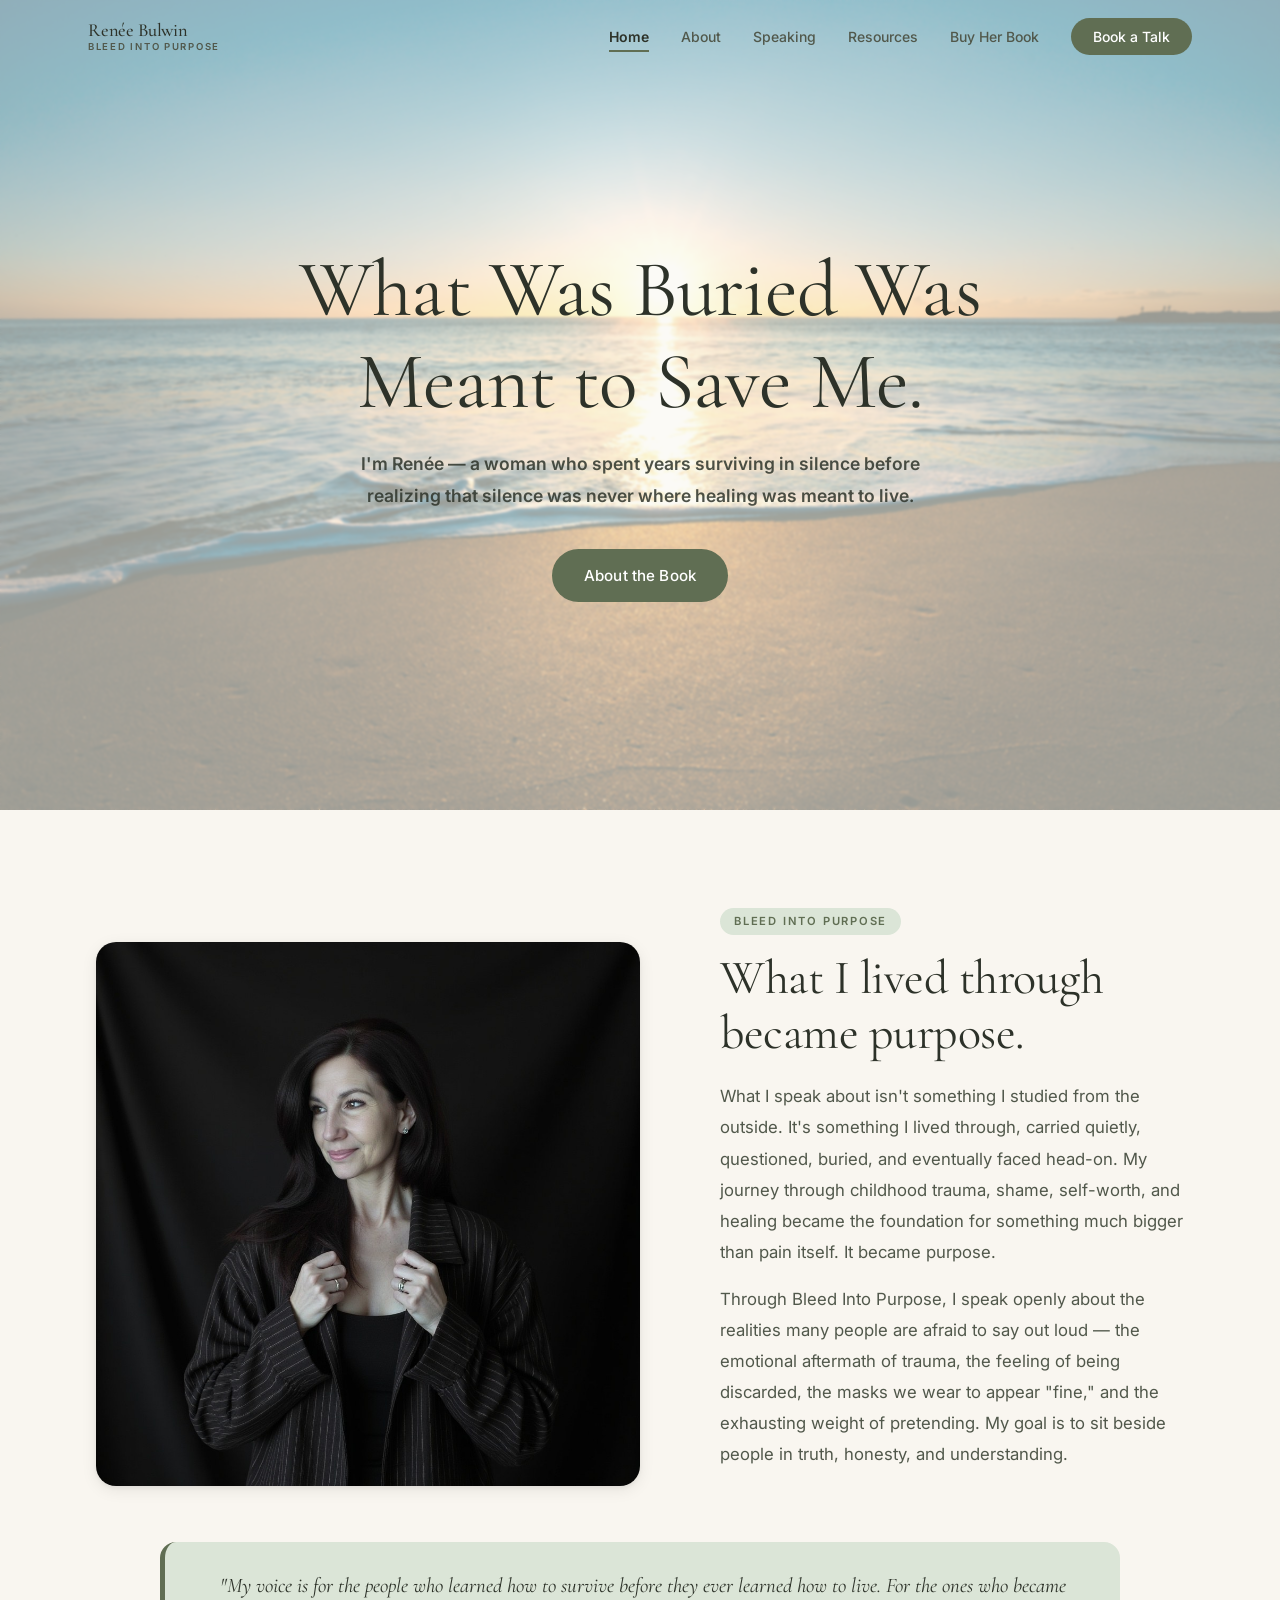
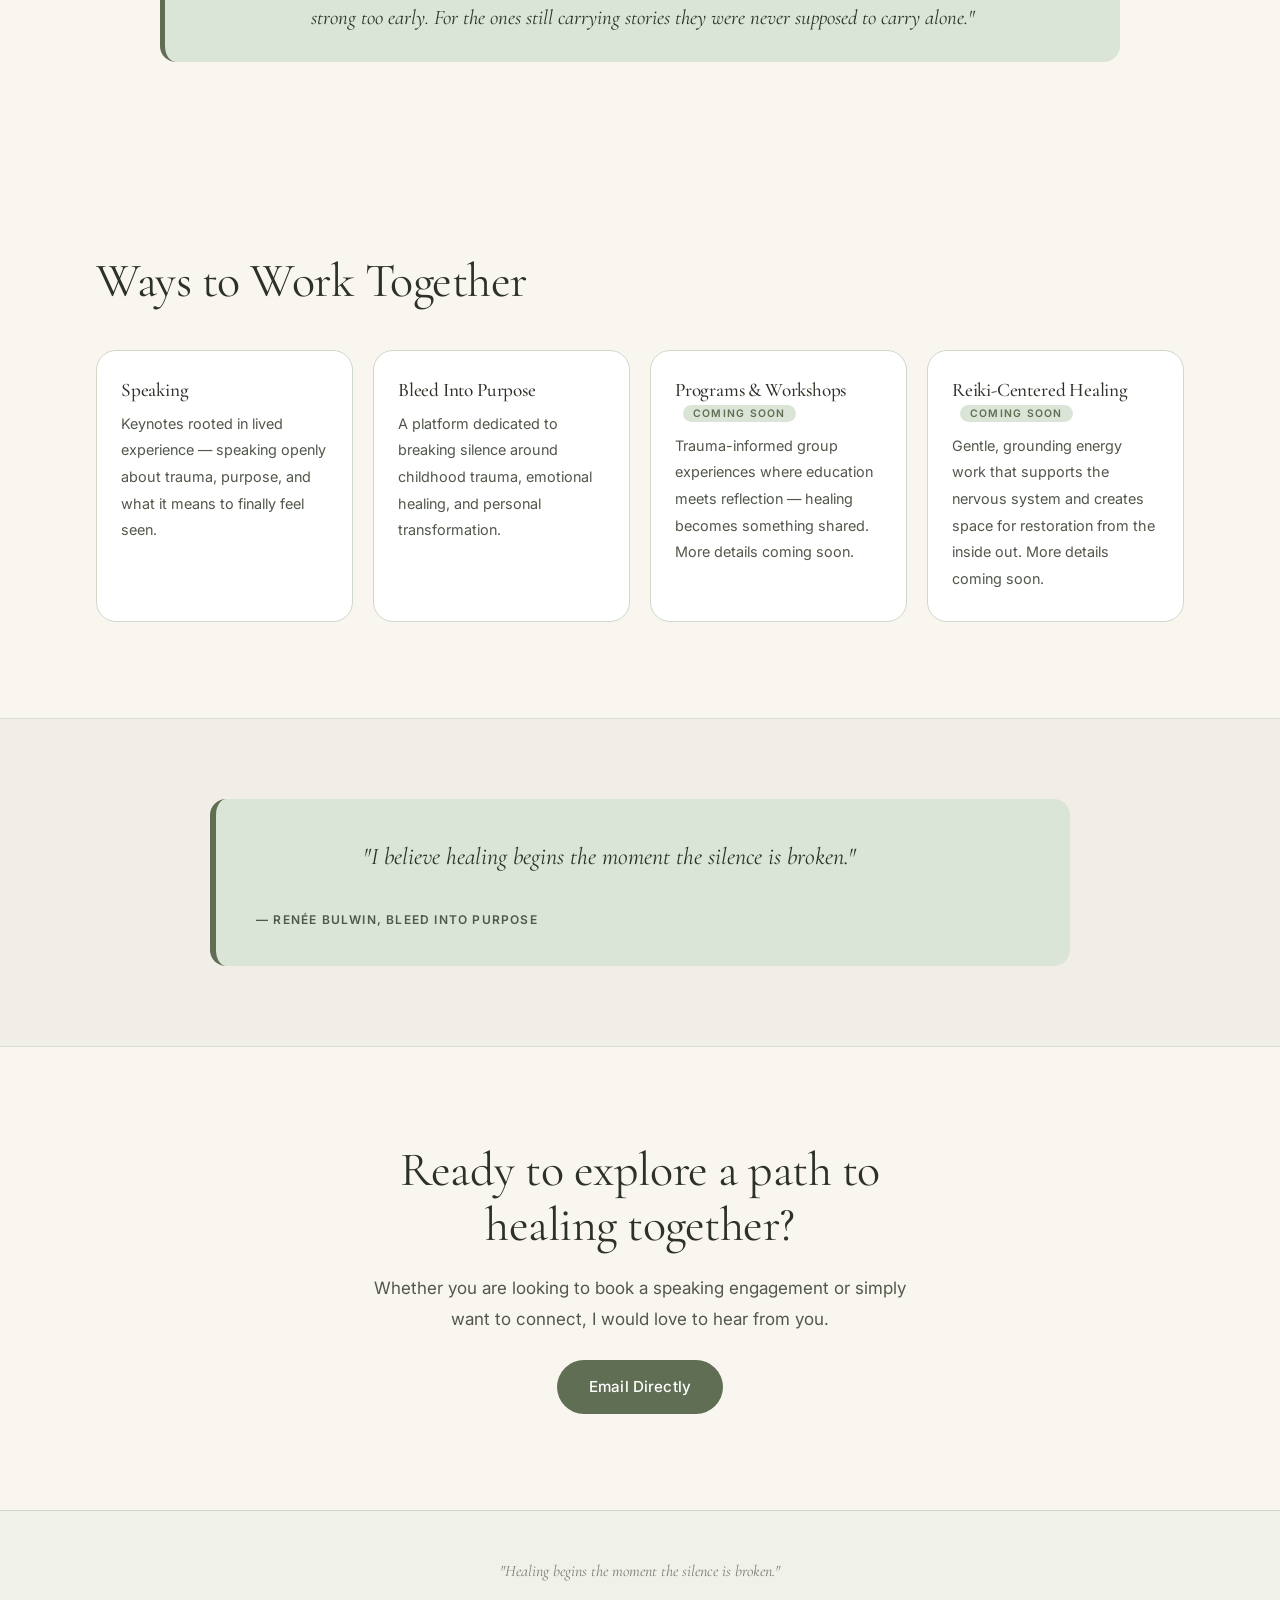
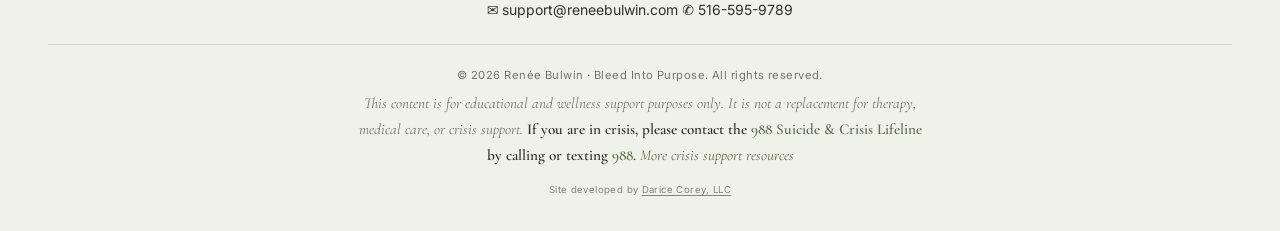
<file: index.html>
<!DOCTYPE html>
<html lang="en">
<head>
  <script>
    window.dataLayer = window.dataLayer || [];
    function gtag(){dataLayer.push(arguments);}
    gtag('js', new Date());
    gtag('config', 'G-8S7X3LYRVM');
  </script>
  <meta charset="UTF-8">
  <meta name="viewport" content="width=device-width, initial-scale=1.0">
  <title>Renée Bulwin | Bleed Into Purpose — Speaker &amp; Author</title>
  <meta name="description" content="Renée Bulwin — trauma-informed speaker and author. Healing begins the moment the silence is broken.">
  <meta name="author" content="Renée Bulwin">
  <meta name="robots" content="index, follow">
  <meta property="og:type" content="website">
  <meta property="og:title" content="Renée Bulwin | Bleed Into Purpose — Speaker &amp; Author">
  <meta property="og:description" content="Renée Bulwin — trauma-informed speaker and author. Healing begins the moment the silence is broken.">
  <meta property="og:image" content="https://bleed-into-purpose.github.io/images/hero-beach.jpg">
  <link rel="icon" type="image/png" sizes="48x48" href="favicon-48.png">
  <link rel="icon" type="image/png" sizes="32x32" href="favicon.png">
  <link rel="icon" type="image/png" sizes="16x16" href="favicon-16.png">
  <link rel="icon" type="image/svg+xml" href="favicon.svg">
  <meta name="theme-color" content="hsl(40,43%,96%)">
  <link rel="canonical" href="https://bleed-into-purpose.github.io/">
  <link rel="preconnect" href="https://fonts.googleapis.com">
  <link rel="preconnect" href="https://fonts.gstatic.com" crossorigin>
  <link href="https://fonts.googleapis.com/css2?family=Cormorant+Garamond:ital,wght@0,300;0,400;0,500;0,600;1,300;1,400&family=Inter:wght@300;400;500;600&display=swap" rel="stylesheet">
  <link rel="stylesheet" href="style.css">
  <script>
    window.dataLayer = window.dataLayer || [];
    function gtag(){dataLayer.push(arguments);}
    gtag('js', new Date());
    gtag('config', 'G-8S7X3LYRVM');
  </script>
</head>
<body>
  <a href="#main-content" class="skip-link">Skip to main content</a>
  <div class="page-content">
    <main id="main-content">

      <!-- HERO -->
      <section class="hero" aria-labelledby="hero-heading">
        <div class="hero-bg" aria-hidden="true">
          <img src="images/hero-beach.jpg" alt="">
        </div>
        <div class="hero-body">
          <h1 id="hero-heading">What Was Buried Was Meant to Save Me.</h1>
          <p>I'm Renée — a woman who spent years surviving in silence before realizing that silence was never where healing was meant to live.</p>
          <div class="hero-cta">
            <a href="about.html#book" class="btn-primary">About the Book</a>
          </div>
        </div>
      </section>

      <!-- INTRO -->
      <section class="image-section cream-bg fade-in" aria-labelledby="intro-heading">
        <div class="container">
          <div class="image-section-inner">

            <div class="image-section-img">
              <img
                src="images/renee-home.jpg"
                alt="Renée Bulwin, founder of Bleed Into Purpose"
              >
            </div>

            <div class="image-section-text">
              <span class="section-label">Bleed Into Purpose</span>
              <h2 id="intro-heading">What I lived through became purpose.</h2>
              <p>What I speak about isn't something I studied from the outside. It's something I lived through, carried quietly, questioned, buried, and eventually faced head-on. My journey through childhood trauma, shame, self-worth, and healing became the foundation for something much bigger than pain itself. It became purpose.</p>
              <p>Through Bleed Into Purpose, I speak openly about the realities many people are afraid to say out loud — the emotional aftermath of trauma, the feeling of being discarded, the masks we wear to appear "fine," and the exhausting weight of pretending. My goal is to sit beside people in truth, honesty, and understanding.</p>
            </div>

          </div>
          <blockquote class="intro-quote">"My voice is for the people who learned how to survive before they ever learned how to live. For the ones who became strong too early. For the ones still carrying stories they were never supposed to carry alone."</blockquote>
        </div>
      </section>

      <!-- FEATURES -->
      <section class="section-pad cream-bg fade-in" aria-labelledby="features-heading">
        <div class="container">
          <h2 id="features-heading">Ways to Work Together</h2>
          <div class="feature-grid">
            <div class="feature-card">
              <h3>Speaking</h3>
              <p>Keynotes rooted in lived experience — speaking openly about trauma, purpose, and what it means to finally feel seen.</p>
            </div>
            <div class="feature-card">
              <h3>Bleed Into Purpose</h3>
              <p>A platform dedicated to breaking silence around childhood trauma, emotional healing, and personal transformation.</p>
            </div>
            <div class="feature-card">
              <h3>Programs &amp; Workshops <span style="font-family:var(--sans);font-size:.65rem;font-weight:600;letter-spacing:.12em;text-transform:uppercase;color:var(--primary);background:var(--secondary);padding:2px 10px;border-radius:9999px;vertical-align:middle;margin-left:8px;">Coming Soon</span></h3>
              <p>Trauma-informed group experiences where education meets reflection — healing becomes something shared. More details coming soon.</p>
            </div>
            <div class="feature-card">
              <h3>Reiki-Centered Healing <span style="font-family:var(--sans);font-size:.65rem;font-weight:600;letter-spacing:.12em;text-transform:uppercase;color:var(--primary);background:var(--secondary);padding:2px 10px;border-radius:9999px;vertical-align:middle;margin-left:8px;">Coming Soon</span></h3>
              <p>Gentle, grounding energy work that supports the nervous system and creates space for restoration from the inside out. More details coming soon.</p>
            </div>
          </div>
        </div>
      </section>

      <!-- QUOTE STRIP -->
      <div class="green-strip fade-in" role="complementary">
        <div class="container">
          <blockquote>
            <p>"I believe healing begins the moment the silence is broken."</p>
            <cite>— Renée Bulwin, Bleed Into Purpose</cite>
          </blockquote>
        </div>
      </div>

      <!-- CTA -->
      <div id="shared-cta"
        data-heading="Ready to explore a path to healing together?"
        data-body="Whether you are looking to book a speaking engagement or simply want to connect, I would love to hear from you."
        data-bg="cream-bg"
        data-buttons='[{"href":"mailto:support@reneebulwin.com","label":"Email Directly","style":"primary"}]'>
      </div>

    </main>
  </div>
  <script src="components.js"></script>
</body>
</html>
</file>
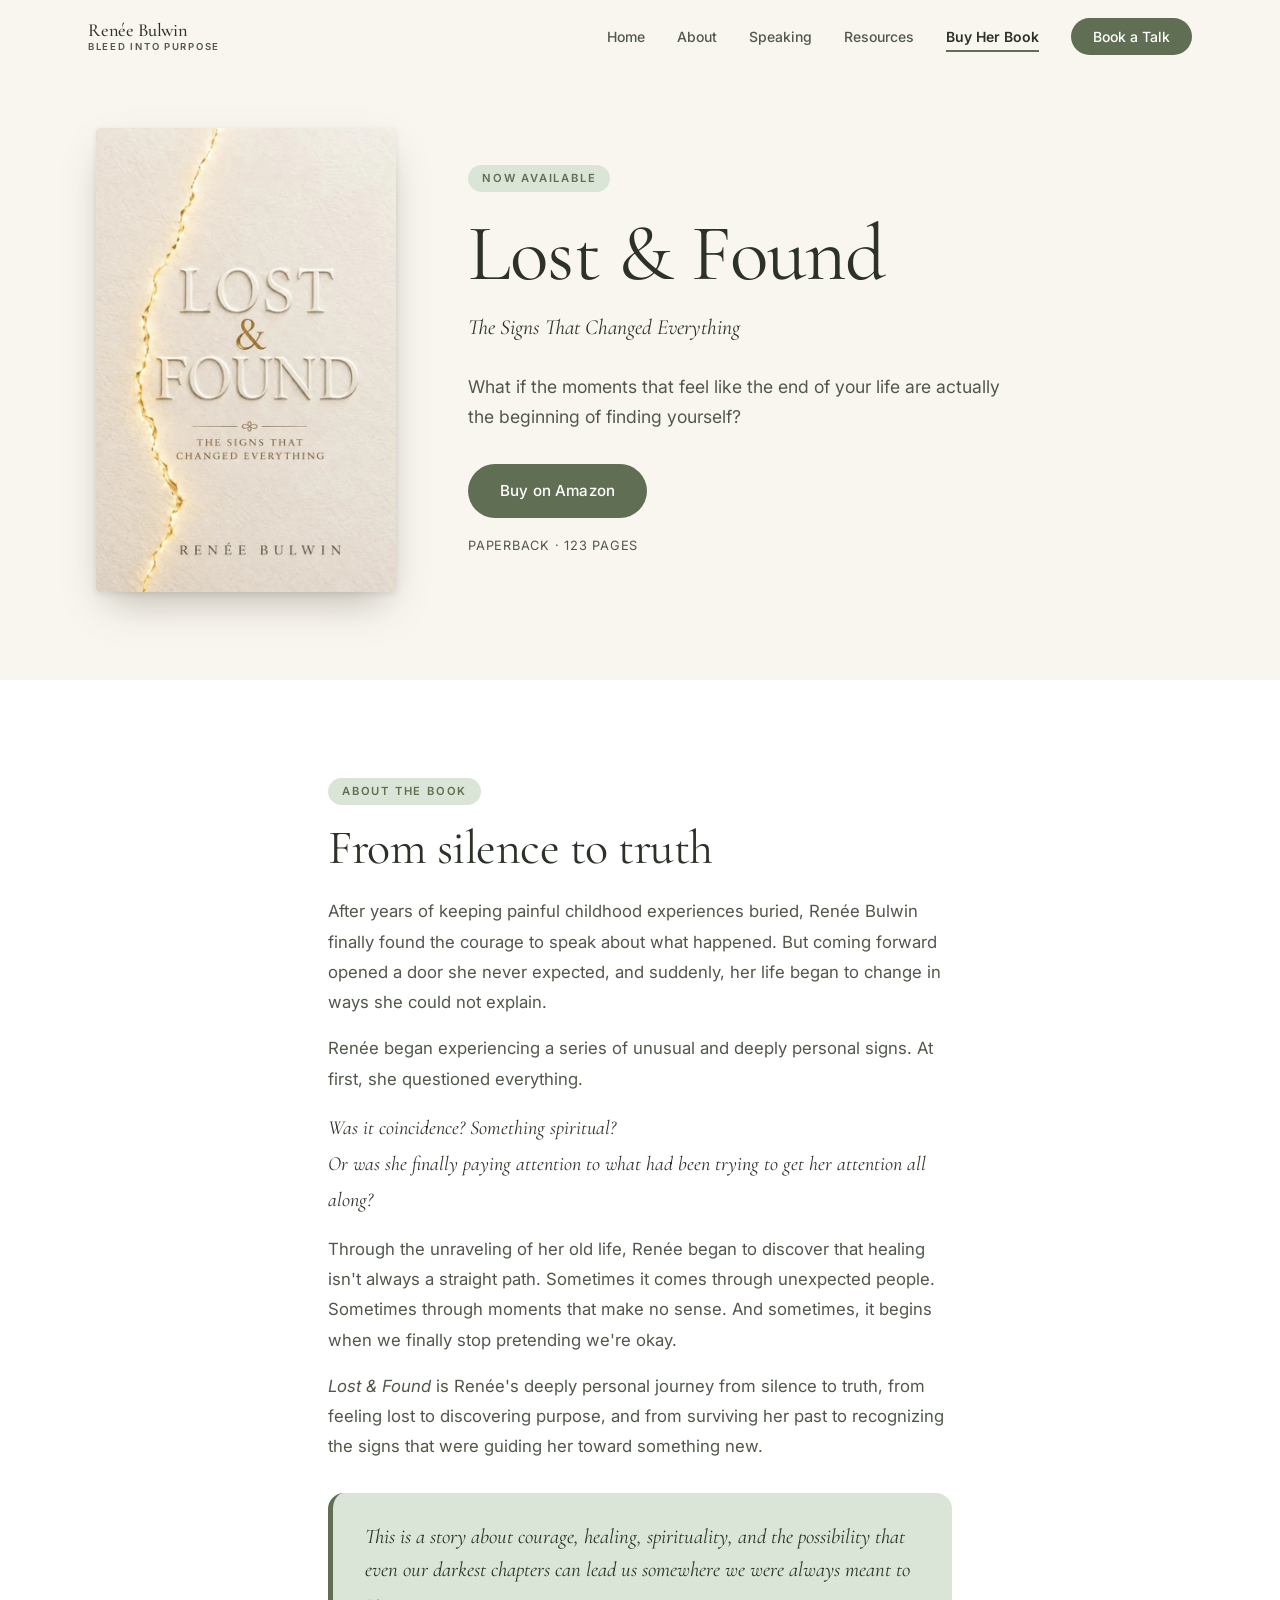
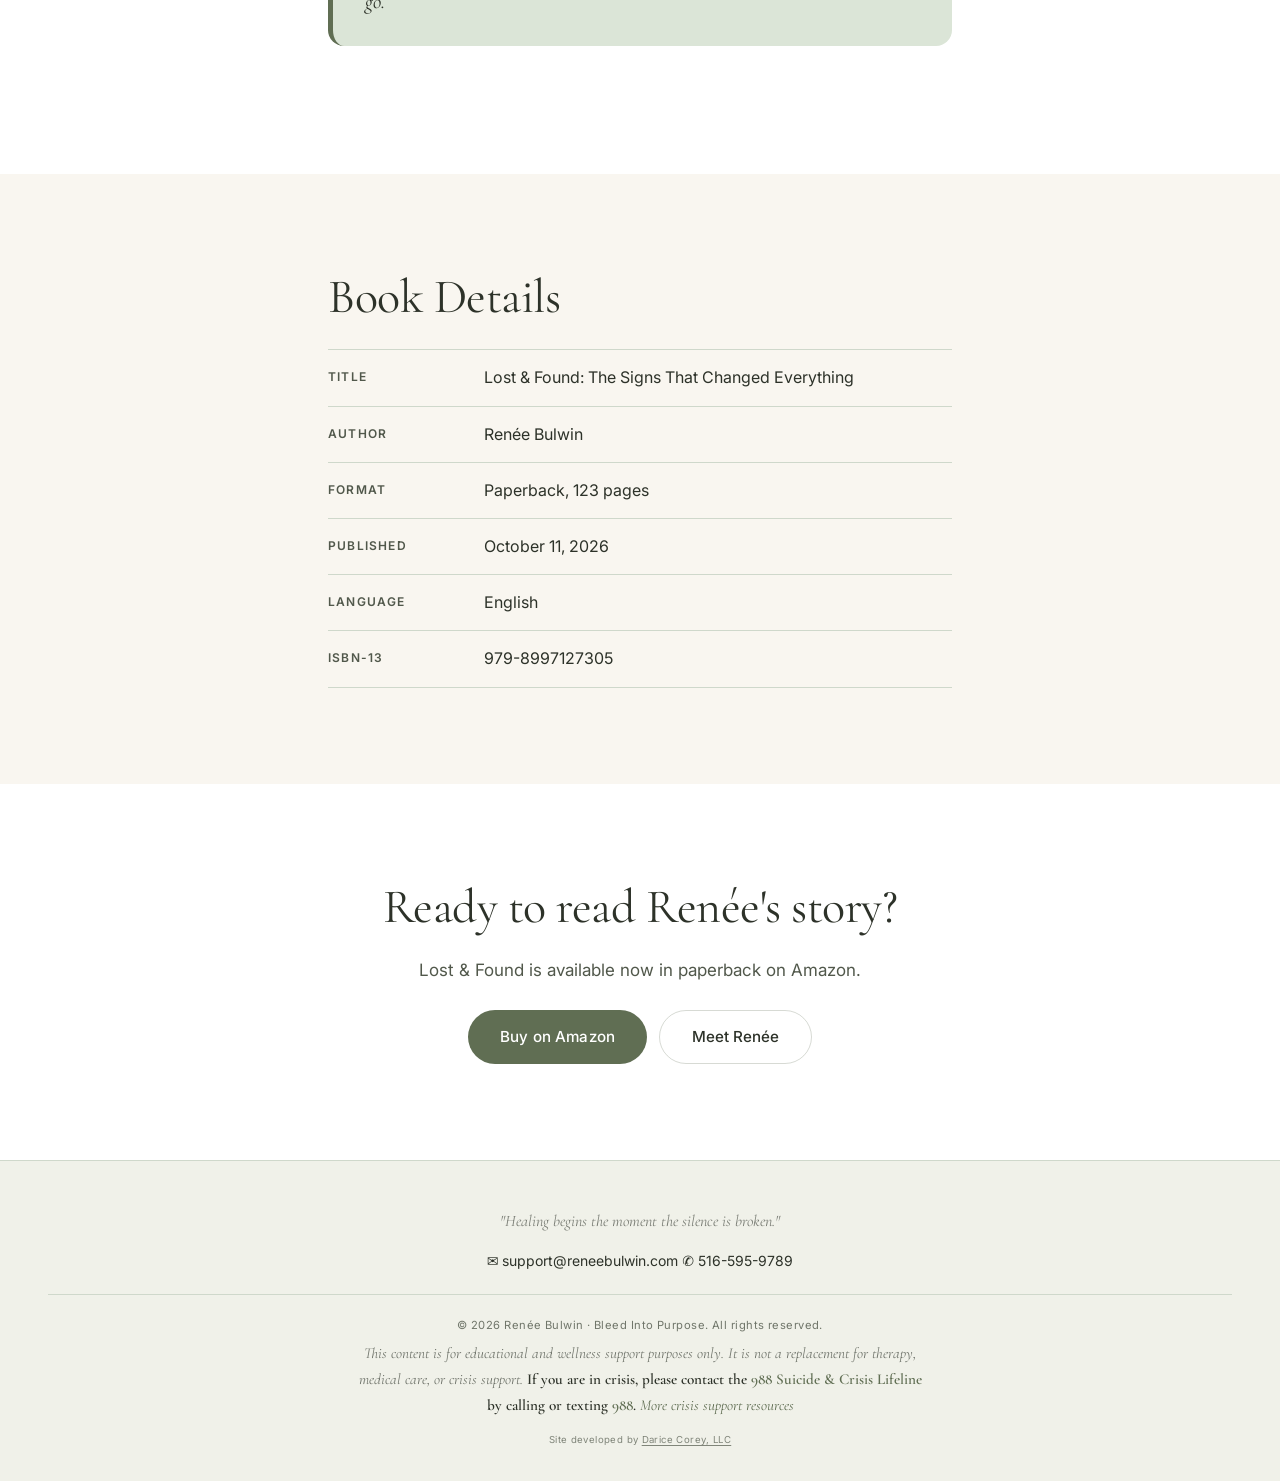
<file: book.html>
<!DOCTYPE html>
<html lang="en">
<head>
  <script>
    window.dataLayer = window.dataLayer || [];
    function gtag(){dataLayer.push(arguments);}
    gtag('js', new Date());
    gtag('config', 'G-8S7X3LYRVM');
  </script>
  <meta charset="UTF-8">
  <meta name="viewport" content="width=device-width, initial-scale=1.0">
  <title>Lost &amp; Found: The Signs That Changed Everything | Renée Bulwin</title>
  <meta name="description" content="Lost &amp; Found: The Signs That Changed Everything, a memoir by Renée Bulwin about silence, healing, and the signs that guided her toward purpose. Available now on Amazon.">
  <meta name="author" content="Renée Bulwin">
  <meta name="robots" content="index, follow">
  <meta property="og:type" content="website">
  <meta property="og:title" content="Lost &amp; Found: The Signs That Changed Everything | Renée Bulwin">
  <meta property="og:description" content="Lost &amp; Found: The Signs That Changed Everything, a memoir by Renée Bulwin about silence, healing, and the signs that guided her toward purpose. Available now on Amazon.">
  <meta property="og:image" content="https://bleed-into-purpose.github.io/images/lost-and-found-cover.jpg">
  <link rel="icon" type="image/png" sizes="48x48" href="favicon-48.png">
  <link rel="icon" type="image/png" sizes="32x32" href="favicon.png">
  <link rel="icon" type="image/png" sizes="16x16" href="favicon-16.png">
  <link rel="icon" type="image/svg+xml" href="favicon.svg">
  <meta name="theme-color" content="hsl(40,43%,96%)">
  <link rel="canonical" href="https://bleed-into-purpose.github.io/book.html">
  <link rel="preconnect" href="https://fonts.googleapis.com">
  <link rel="preconnect" href="https://fonts.gstatic.com" crossorigin>
  <link href="https://fonts.googleapis.com/css2?family=Cormorant+Garamond:ital,wght@0,300;0,400;0,500;0,600;1,300;1,400&family=Inter:wght@300;400;500;600&display=swap" rel="stylesheet">
  <link rel="stylesheet" href="style.css">
  <script>
    window.dataLayer = window.dataLayer || [];
    function gtag(){dataLayer.push(arguments);}
    gtag('js', new Date());
    gtag('config', 'G-8S7X3LYRVM');
  </script>
</head>
<body>
  <a href="#main-content" class="skip-link">Skip to main content</a>
  <div class="page-content">
    <main id="main-content">

      <!-- BOOK HERO -->
      <section class="book-hero cream-bg" aria-labelledby="book-title">
        <div class="container book-hero-inner">
          <div class="book-cover">
            <img src="images/lost-and-found-cover.jpg" alt="Cover of Lost &amp; Found: The Signs That Changed Everything by Renée Bulwin, a cream cover with a glowing golden crack running down the left side">
          </div>
          <div class="book-intro">
            <span class="section-label">Now Available</span>
            <h1 id="book-title">Lost &amp; Found</h1>
            <p class="book-subtitle">The Signs That Changed Everything</p>
            <p class="book-hook">What if the moments that feel like the end of your life are actually the beginning of finding yourself?</p>
            <div class="book-cta">
              <a href="https://a.co/d/0bbEMVDC" class="btn-primary" target="_blank" rel="noopener">Buy on Amazon</a>
            </div>
            <p class="book-format">Paperback · 123 pages</p>
          </div>
        </div>
      </section>

      <!-- ABOUT THE BOOK -->
      <section class="section-pad white-bg fade-in" aria-labelledby="about-book-heading">
        <div class="container book-copy">
          <span class="section-label">About the Book</span>
          <h2 id="about-book-heading">From silence to truth</h2>
          <p>After years of keeping painful childhood experiences buried, Renée Bulwin finally found the courage to speak about what happened. But coming forward opened a door she never expected, and suddenly, her life began to change in ways she could not explain.</p>
          <p>Renée began experiencing a series of unusual and deeply personal signs. At first, she questioned everything.</p>
          <p class="book-questions">Was it coincidence? Something spiritual?<br>Or was she finally paying attention to what had been trying to get her attention all along?</p>
          <p>Through the unraveling of her old life, Renée began to discover that healing isn't always a straight path. Sometimes it comes through unexpected people. Sometimes through moments that make no sense. And sometimes, it begins when we finally stop pretending we're okay.</p>
          <p><em>Lost &amp; Found</em> is Renée's deeply personal journey from silence to truth, from feeling lost to discovering purpose, and from surviving her past to recognizing the signs that were guiding her toward something new.</p>
          <blockquote>This is a story about courage, healing, spirituality, and the possibility that even our darkest chapters can lead us somewhere we were always meant to go.</blockquote>
        </div>
      </section>

      <!-- DETAILS -->
      <section class="section-pad cream-bg fade-in" aria-labelledby="details-heading">
        <div class="container book-copy">
          <h2 id="details-heading">Book Details</h2>
          <dl class="book-details">
            <div><dt>Title</dt><dd>Lost &amp; Found: The Signs That Changed Everything</dd></div>
            <div><dt>Author</dt><dd>Renée Bulwin</dd></div>
            <div><dt>Format</dt><dd>Paperback, 123 pages</dd></div>
            <div><dt>Published</dt><dd>October 11, 2026</dd></div>
            <div><dt>Language</dt><dd>English</dd></div>
            <div><dt>ISBN-13</dt><dd>979-8997127305</dd></div>
          </dl>
        </div>
      </section>

      <!-- CTA -->
      <div id="shared-cta"
        data-heading="Ready to read Renée's story?"
        data-body="Lost &amp; Found is available now in paperback on Amazon."
        data-bg="white-bg"
        data-buttons='[{"href":"https://a.co/d/0bbEMVDC","label":"Buy on Amazon","style":"primary"},{"href":"about.html","label":"Meet Renée","style":"outline"}]'>
      </div>

    </main>
  </div>
  <script src="components.js"></script>
</body>
</html>
</file>
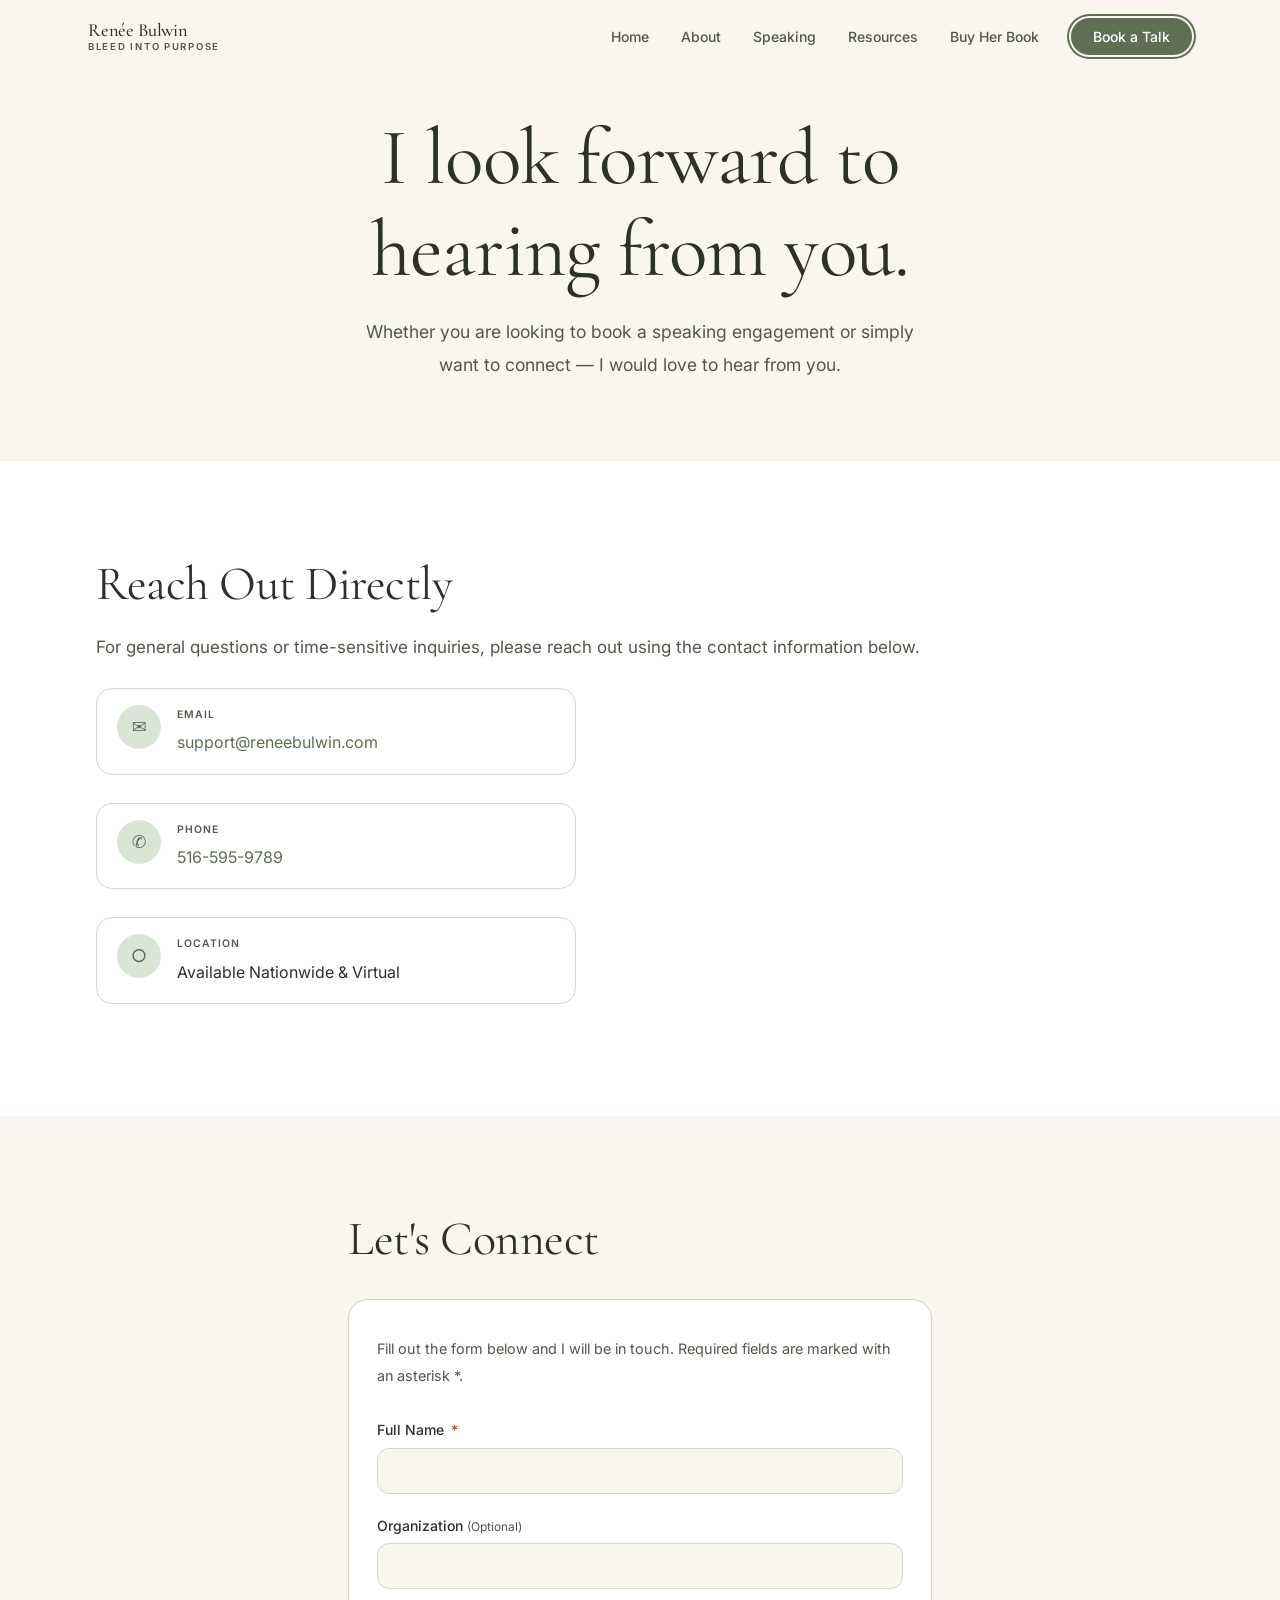
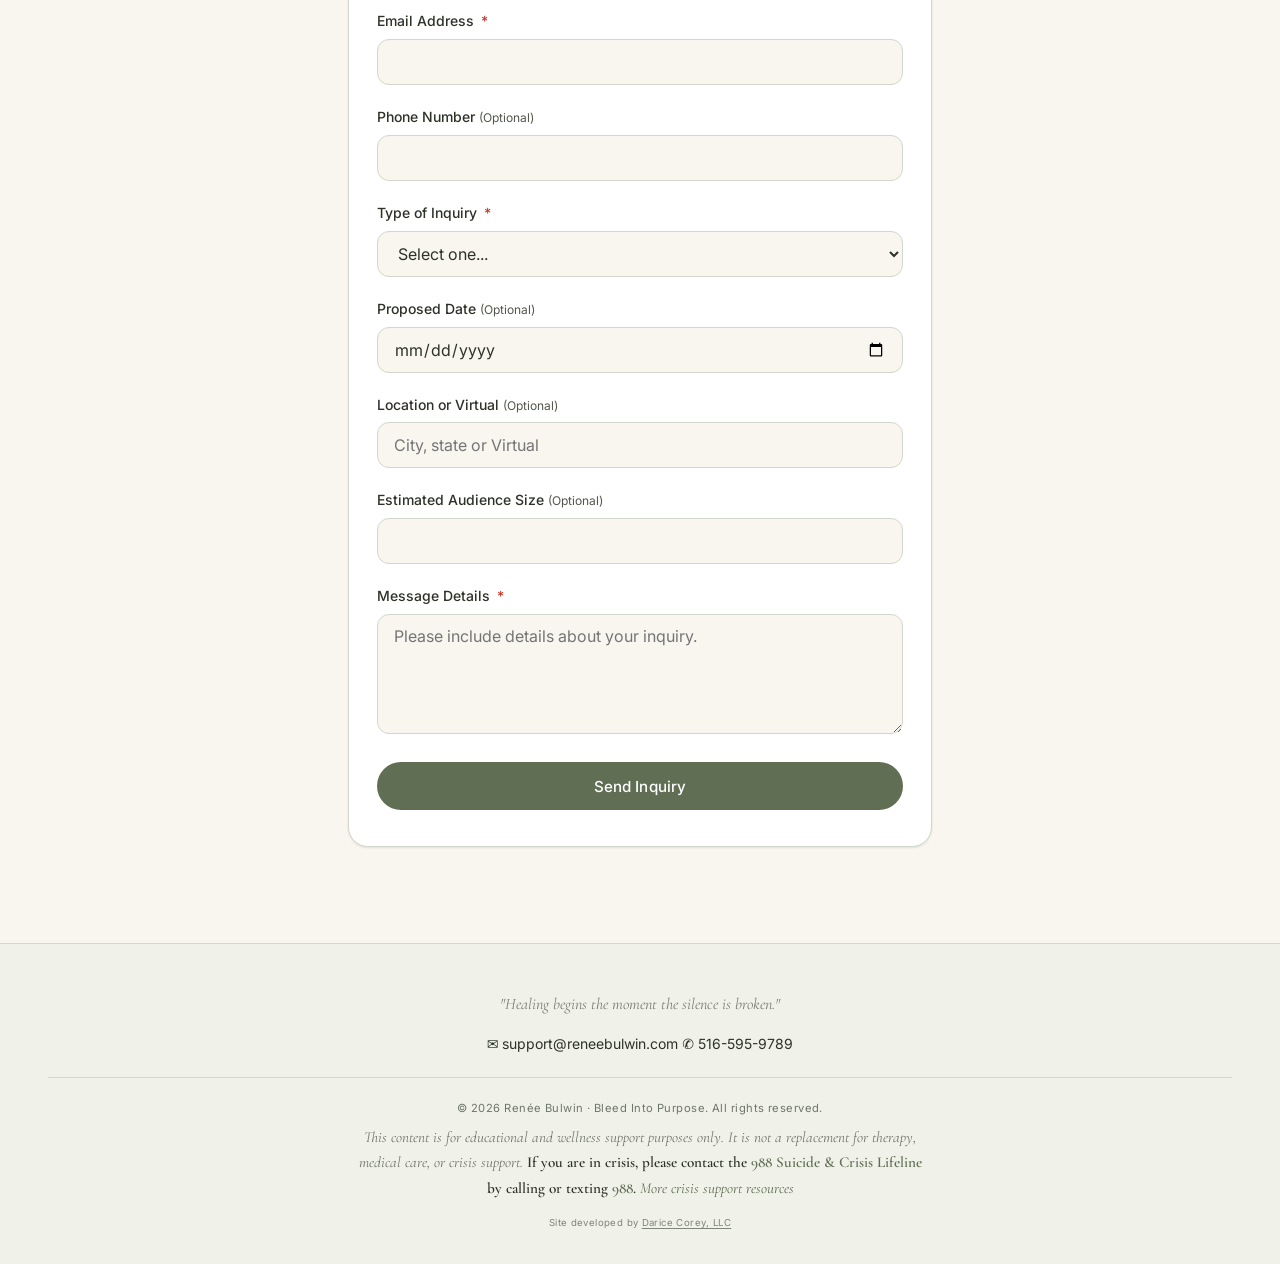
<file: booking.html>
<!DOCTYPE html>
<html lang="en">
<head>
  <script>
    window.dataLayer = window.dataLayer || [];
    function gtag(){dataLayer.push(arguments);}
    gtag('js', new Date());
    gtag('config', 'G-8S7X3LYRVM');
  </script>
  <meta charset="UTF-8">
  <meta name="viewport" content="width=device-width, initial-scale=1.0">
  <title>Booking &amp; Contact | Renée Bulwin — Bleed Into Purpose</title>
  <meta name="description" content="Book Renée Bulwin for a speaking engagement. Inquire about availability, topics, and fees.">
  <meta name="author" content="Renée Bulwin">
  <meta name="robots" content="index, follow">
  <meta property="og:type" content="website">
  <meta property="og:title" content="Booking &amp; Contact | Renée Bulwin — Bleed Into Purpose">
  <meta property="og:description" content="Book Renée Bulwin for a speaking engagement. Inquire about availability, topics, and fees.">
  <meta property="og:image" content="https://bleed-into-purpose.github.io/images/renee-about-portrait.jpg">
  <link rel="icon" type="image/png" sizes="48x48" href="favicon-48.png">
  <link rel="icon" type="image/png" sizes="32x32" href="favicon.png">
  <link rel="icon" type="image/png" sizes="16x16" href="favicon-16.png">
  <link rel="icon" type="image/svg+xml" href="favicon.svg">
  <meta name="theme-color" content="hsl(40,43%,96%)">
  <link rel="canonical" href="https://bleed-into-purpose.github.io/booking.html">
  <link rel="preconnect" href="https://fonts.googleapis.com">
  <link rel="preconnect" href="https://fonts.gstatic.com" crossorigin>
  <link href="https://fonts.googleapis.com/css2?family=Cormorant+Garamond:ital,wght@0,300;0,400;0,500;0,600;1,300;1,400&family=Inter:wght@300;400;500;600&display=swap" rel="stylesheet">
  <link rel="stylesheet" href="style.css">
  <script>
    window.dataLayer = window.dataLayer || [];
    function gtag(){dataLayer.push(arguments);}
    gtag('js', new Date());
    gtag('config', 'G-8S7X3LYRVM');
  </script>
</head>
<body>
  <a href="#main-content" class="skip-link">Skip to main content</a>
  <div class="page-content">
    <main id="main-content">

      <div class="page-header">
        <h1>I look forward to hearing from you.</h1>
        <p>Whether you are looking to book a speaking engagement or simply want to connect — I would love to hear from you.</p>
      </div>

      <section class="section-pad white-bg fade-in" aria-labelledby="contact-heading">
        <div class="container">
          <h2 id="contact-heading">Reach Out Directly</h2>
          <p>For general questions or time-sensitive inquiries, please reach out using the contact information below.</p>
          <div style="margin-top:24px;display:flex;flex-direction:column;gap:12px;max-width:480px;">
            <div class="contact-row">
              <div class="contact-icon" aria-hidden="true">✉</div>
              <div><p class="contact-label">Email</p><p class="contact-value"><a href="mailto:support@reneebulwin.com">support@reneebulwin.com</a></p></div>
            </div>
            <div class="contact-row">
              <div class="contact-icon" aria-hidden="true">✆</div>
              <div><p class="contact-label">Phone</p><p class="contact-value"><a href="tel:5165959789">516-595-9789</a></p></div>
            </div>
            <div class="contact-row">
              <div class="contact-icon" aria-hidden="true">○</div>
              <div><p class="contact-label">Location</p><p class="contact-value">Available Nationwide &amp; Virtual</p></div>
            </div>
          </div>
        </div>
      </section>

      <section class="section-pad cream-bg fade-in" aria-labelledby="form-heading">
        <div class="container" style="max-width:680px;">
          <h2 id="form-heading">Let's Connect</h2>
          <div class="inquiry-form">
            <p class="form-note">Fill out the form below and I will be in touch. Required fields are marked with an asterisk *.</p>
            <form id="inquiry-form" action="https://formspree.io/f/mgoqnnle" method="POST" novalidate aria-label="Speaking and program inquiry form">
              <div class="form-group"><label for="full-name">Full Name <span class="req" aria-hidden="true">*</span></label><input type="text" id="full-name" name="full-name" autocomplete="name" required aria-required="true" aria-describedby="full-name-error"><p id="full-name-error" class="field-error" role="alert">Please enter your full name.</p></div>
              <div class="form-group"><label for="organization">Organization <span class="req-note">(Optional)</span></label><input type="text" id="organization" name="organization" autocomplete="organization"></div>
              <div class="form-group"><label for="email">Email Address <span class="req" aria-hidden="true">*</span></label><input type="email" id="email" name="email" autocomplete="email" required aria-required="true" aria-describedby="email-error"><p id="email-error" class="field-error" role="alert">Please enter a valid email address.</p></div>
              <div class="form-group"><label for="phone">Phone Number <span class="req-note">(Optional)</span></label><input type="tel" id="phone" name="phone" autocomplete="tel"></div>
              <div class="form-group"><label for="inquiry-type">Type of Inquiry <span class="req" aria-hidden="true">*</span></label><select id="inquiry-type" name="inquiry-type" required aria-required="true" aria-describedby="inquiry-type-error"><option value="" disabled selected>Select one...</option><option value="Speaking Engagement">Speaking Engagement</option><option value="Workshop or Program">Workshop or Program</option><option value="Healing Circle">Healing Circle</option><option value="Reiki Session">Reiki Session</option><option value="Community Retreat">Community Retreat</option><option value="Other">Other</option></select><p id="inquiry-type-error" class="field-error" role="alert">Please select a type of inquiry.</p></div>
              <div class="form-group"><label for="proposed-date">Proposed Date <span class="req-note">(Optional)</span></label><input type="date" id="proposed-date" name="proposed-date"></div>
              <div class="form-group"><label for="location">Location or Virtual <span class="req-note">(Optional)</span></label><input type="text" id="location" name="location" placeholder="City, state or Virtual"></div>
              <div class="form-group"><label for="audience-size">Estimated Audience Size <span class="req-note">(Optional)</span></label><input type="number" id="audience-size" name="audience-size" min="1"></div>
              <div class="form-group"><label for="message">Message Details <span class="req" aria-hidden="true">*</span></label><textarea id="message" name="message" required aria-required="true" aria-describedby="message-error" placeholder="Please include details about your inquiry."></textarea><p id="message-error" class="field-error" role="alert">Please include a message with details about your inquiry.</p></div>
              <button type="submit" class="btn-primary" style="width:100%;">Send Inquiry</button>
            </form>
            <div id="form-success" style="display:none;text-align:center;padding:32px 24px;">
              <p style="font-family:var(--serif);font-size:1.4rem;font-style:italic;color:var(--fg);margin-bottom:12px;">Thank you for reaching out.</p>
              <p style="font-size:.95rem;color:var(--muted-fg);">Renée will be in touch with you soon.</p>
            </div>
          </div>
        </div>
      </section>

    </main>
  </div>
  <script src="components.js"></script>
  <script>
    const form = document.getElementById('inquiry-form');
    const success = document.getElementById('form-success');

    form.addEventListener('submit', async (e) => {
      e.preventDefault();

      // Client-side validation
      let valid = true;
      [['full-name','full-name-error'],['email','email-error'],['inquiry-type','inquiry-type-error'],['message','message-error']].forEach(([id, eid]) => {
        const el = document.getElementById(id), er = document.getElementById(eid);
        if (!el.value.trim()) { el.setAttribute('aria-invalid','true'); er.classList.add('visible'); valid = false; }
        else { el.removeAttribute('aria-invalid'); er.classList.remove('visible'); }
      });
      if (!valid) return;

      const btn = form.querySelector('button[type="submit"]');
      btn.textContent = 'Sending...';
      btn.disabled = true;

      try {
        const res = await fetch(form.action, {
          method: 'POST',
          body: new FormData(form),
          headers: { 'Accept': 'application/json' }
        });
        if (res.ok) {
          form.style.display = 'none';
          success.style.display = 'block';
        } else {
          btn.textContent = 'Send Inquiry';
          btn.disabled = false;
          alert('Something went wrong. Please try again or email support@reneebulwin.com directly.');
        }
      } catch {
        btn.textContent = 'Send Inquiry';
        btn.disabled = false;
        alert('Something went wrong. Please try again or email support@reneebulwin.com directly.');
      }
    });
  </script>
</body>
</html>
</file>
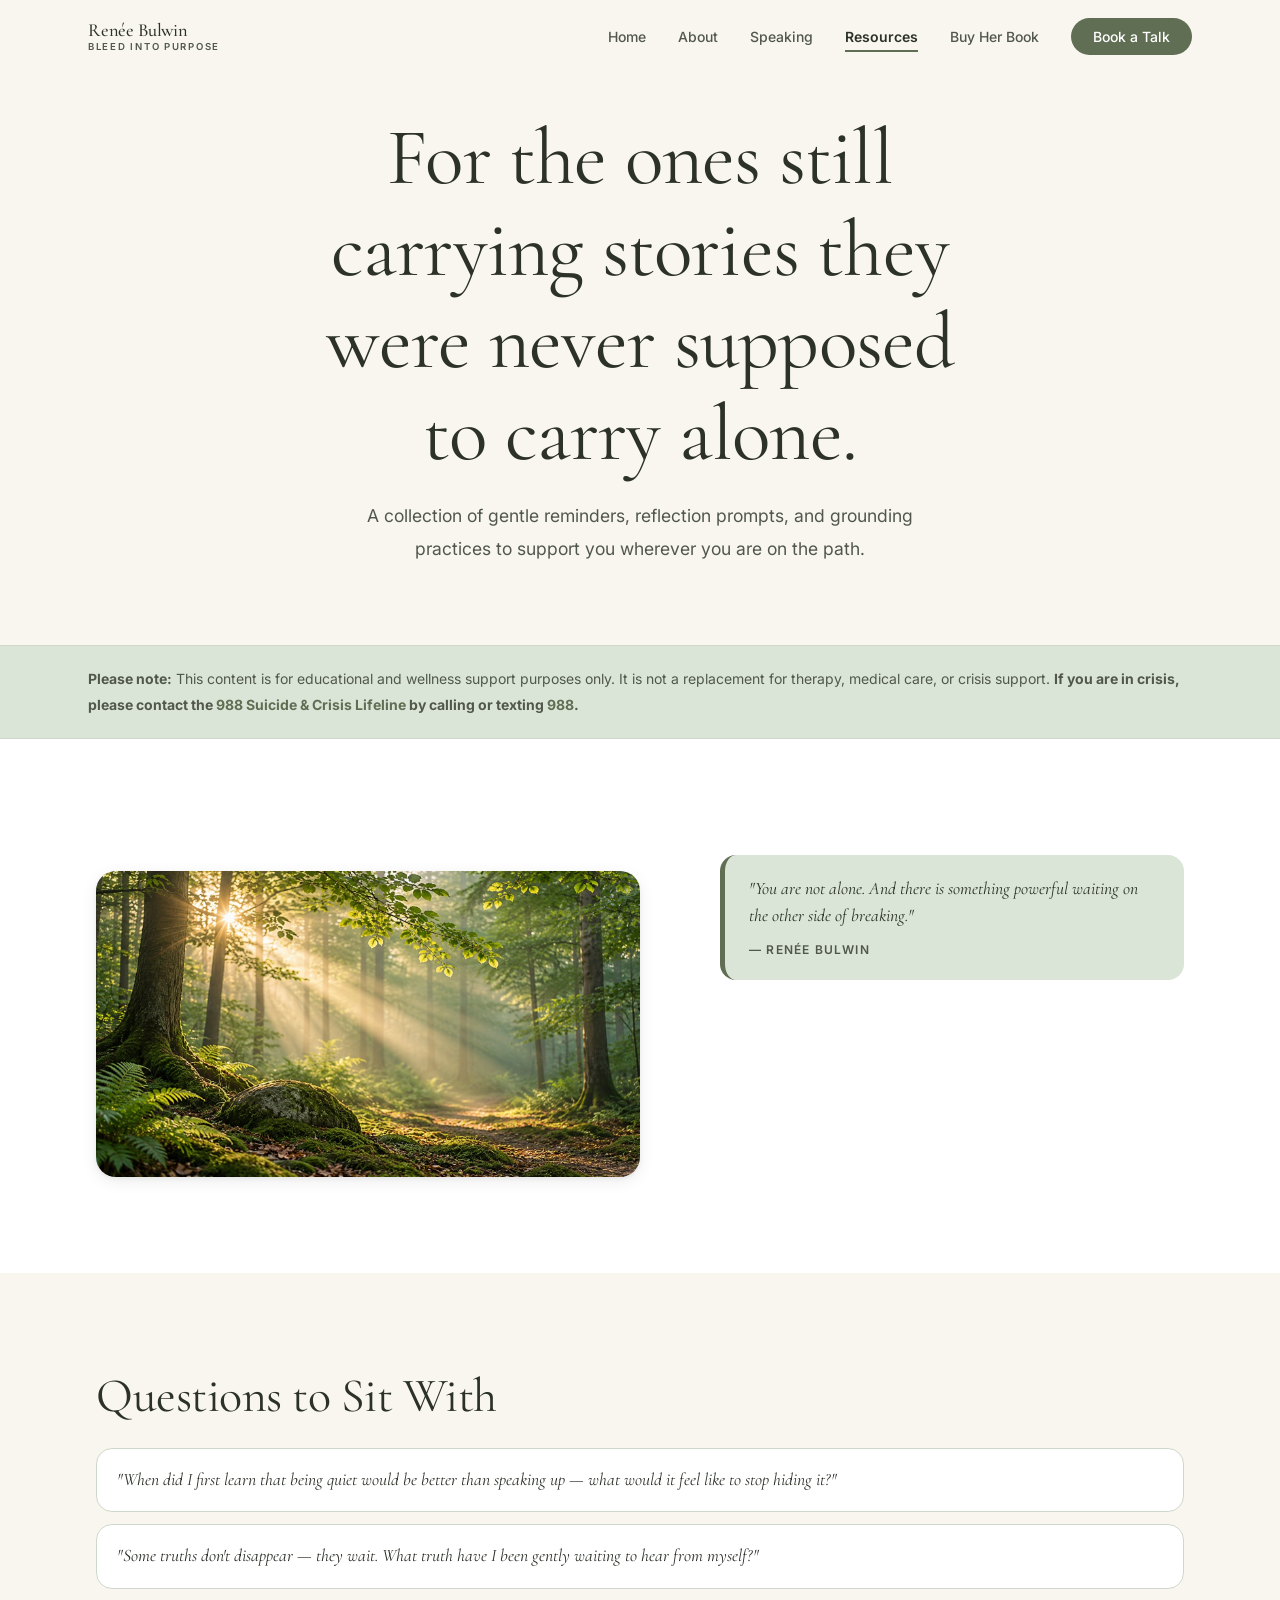
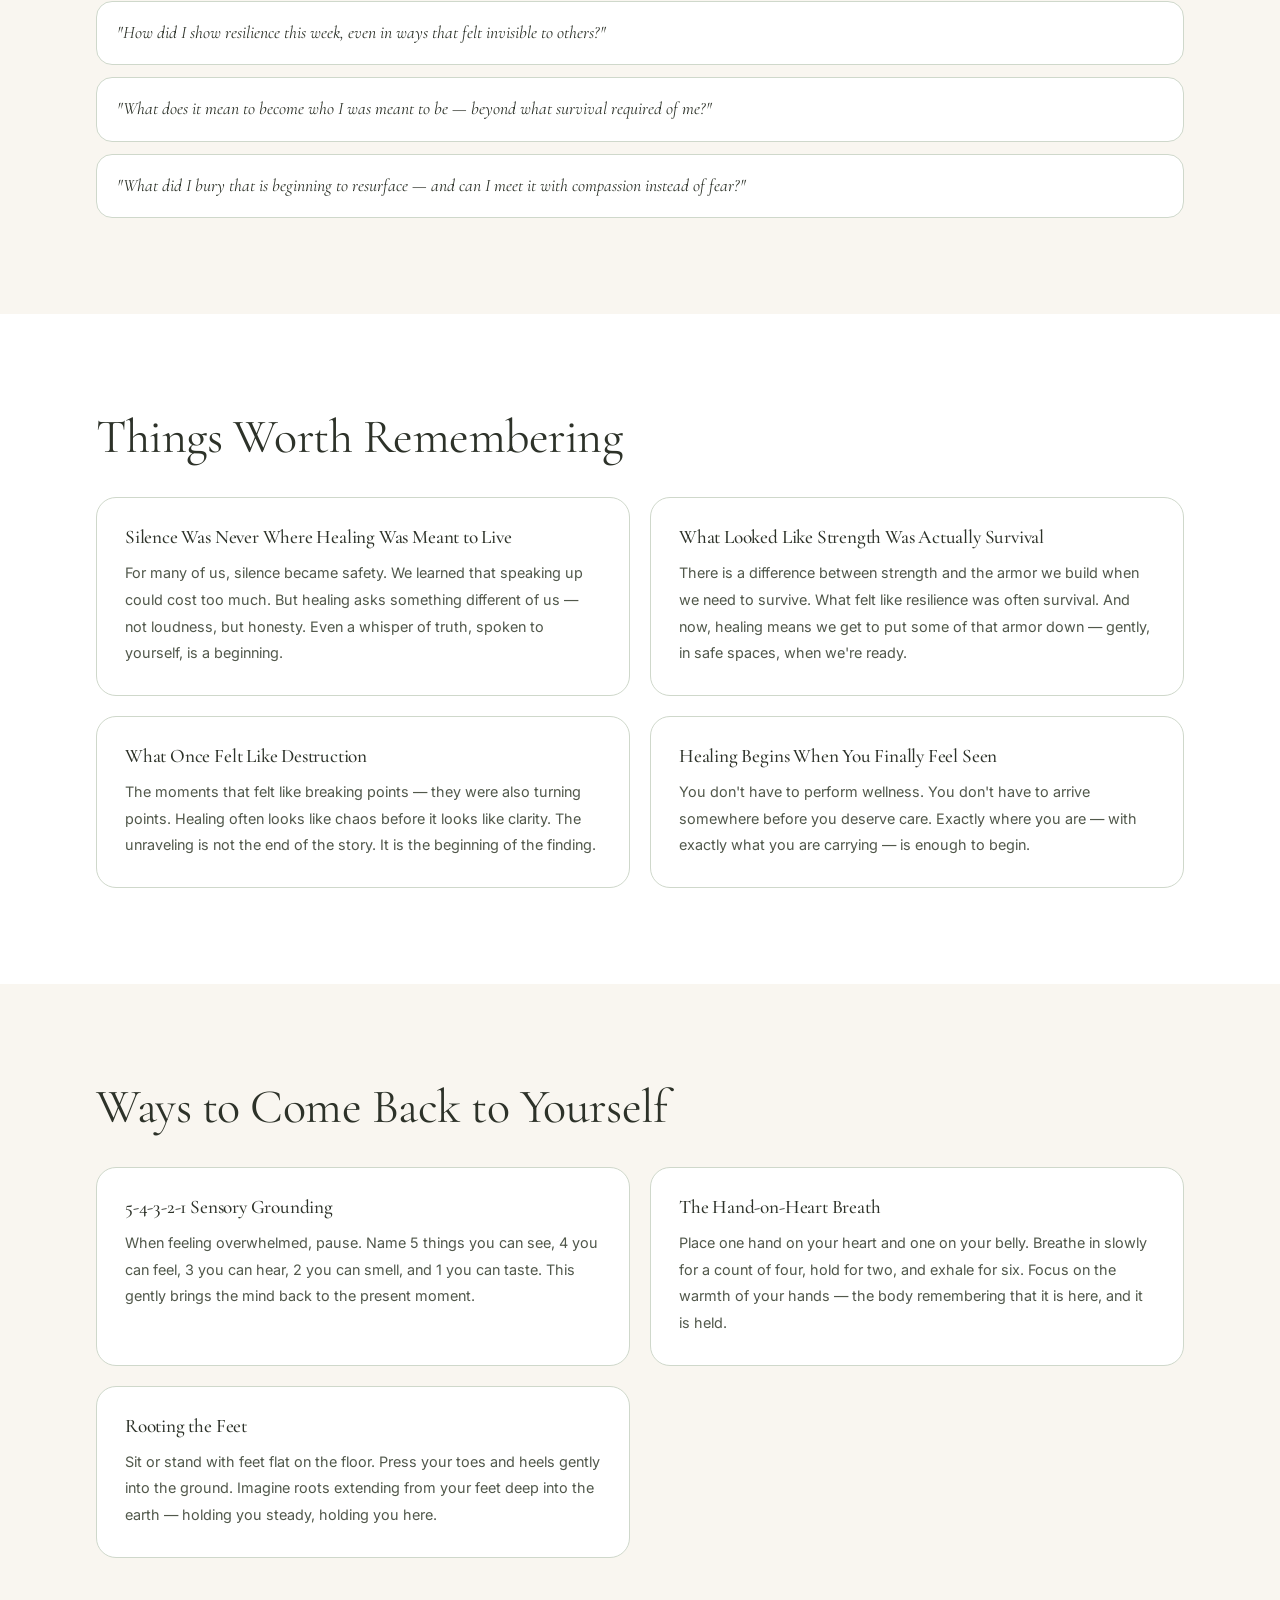
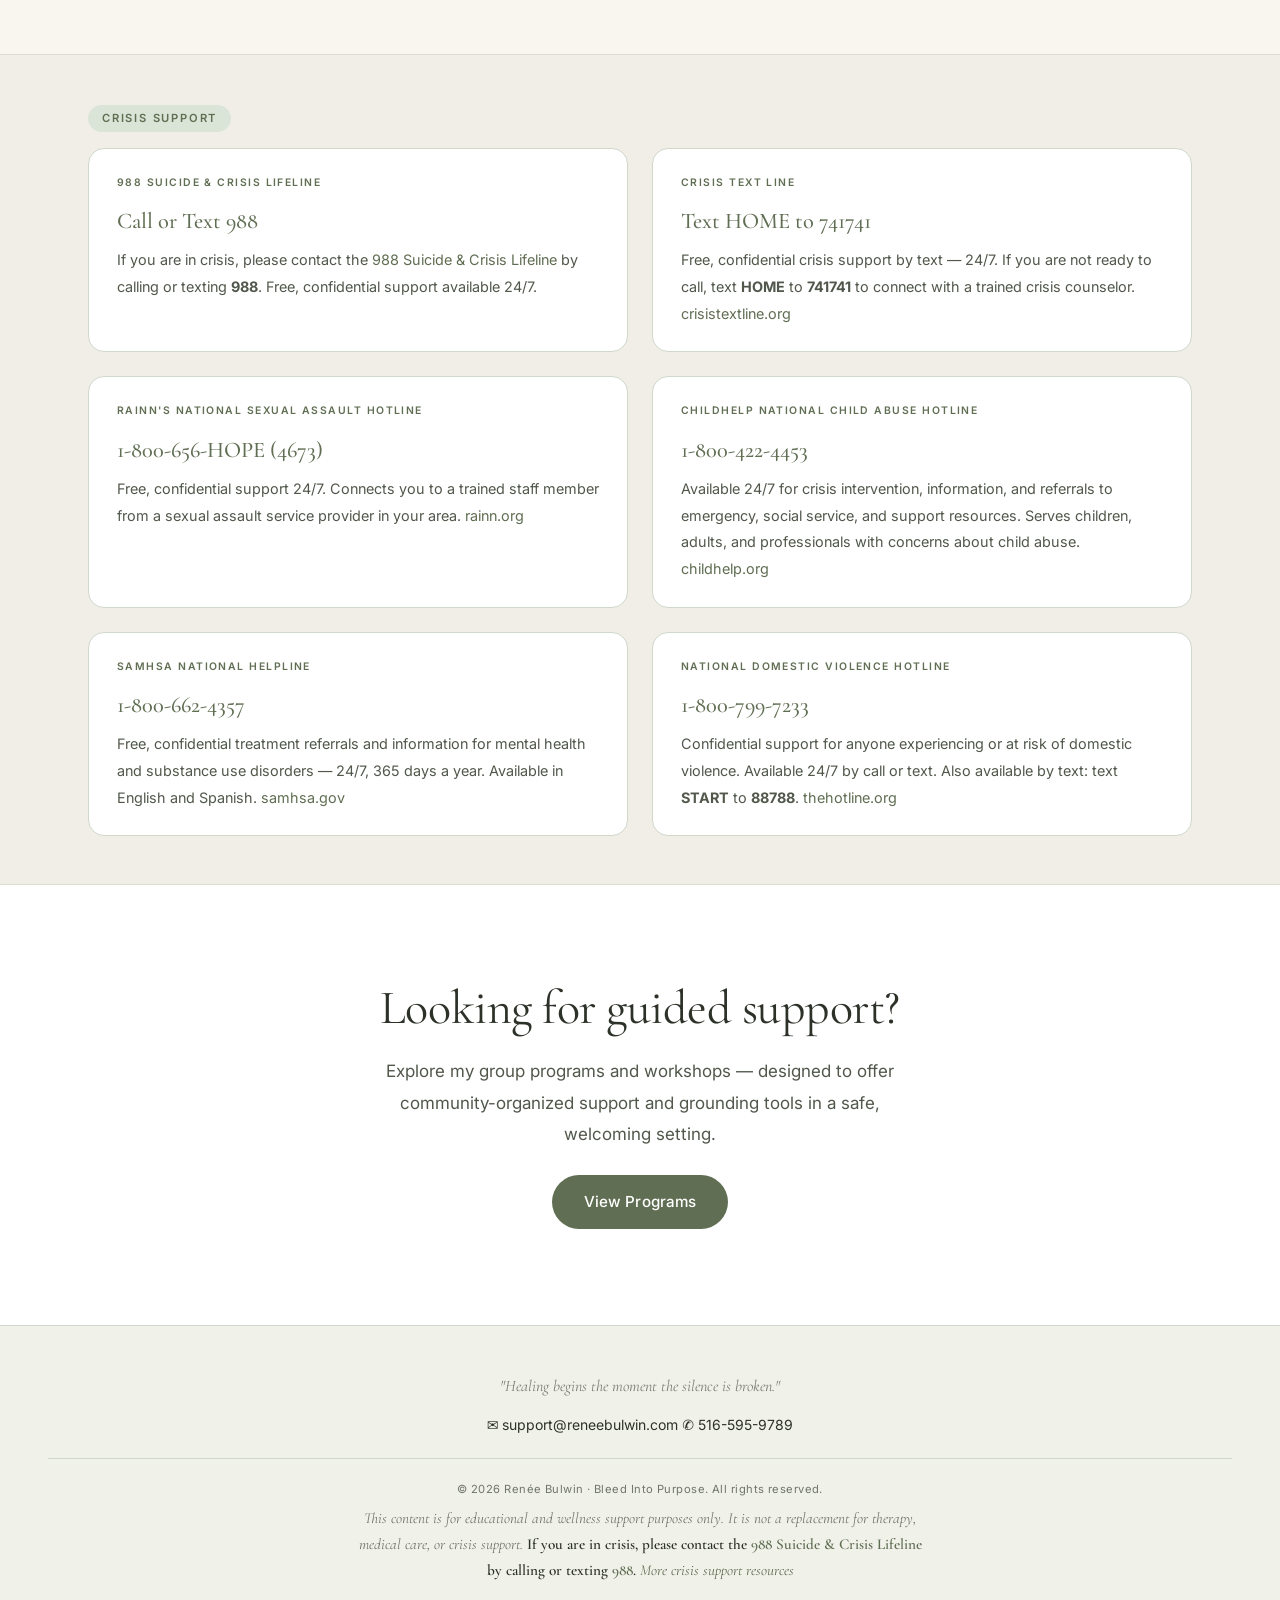
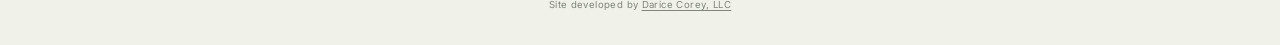
<file: resources.html>
<!DOCTYPE html>
<html lang="en">
<head>
  <script>
    window.dataLayer = window.dataLayer || [];
    function gtag(){dataLayer.push(arguments);}
    gtag('js', new Date());
    gtag('config', 'G-8S7X3LYRVM');
  </script>
  <meta charset="UTF-8">
  <meta name="viewport" content="width=device-width, initial-scale=1.0">
  <title>Resources &amp; Reflection | Renée Bulwin — Bleed Into Purpose</title>
  <meta name="description" content="Reflection prompts, wellness notes, and grounding practices from Renée Bulwin to support your healing process.">
  <meta name="author" content="Renée Bulwin">
  <meta name="robots" content="index, follow">
  <meta property="og:type" content="website">
  <meta property="og:title" content="Resources &amp; Reflection | Renée Bulwin — Bleed Into Purpose">
  <meta property="og:description" content="Reflection prompts, wellness notes, and grounding practices from Renée Bulwin to support your healing process.">
  <meta property="og:image" content="https://bleed-into-purpose.github.io/images/resources-forest.jpg">
  <link rel="icon" type="image/png" sizes="48x48" href="favicon-48.png">
  <link rel="icon" type="image/png" sizes="32x32" href="favicon.png">
  <link rel="icon" type="image/png" sizes="16x16" href="favicon-16.png">
  <link rel="icon" type="image/svg+xml" href="favicon.svg">
  <meta name="theme-color" content="hsl(40,43%,96%)">
  <link rel="canonical" href="https://bleed-into-purpose.github.io/resources.html">
  <link rel="preconnect" href="https://fonts.googleapis.com">
  <link rel="preconnect" href="https://fonts.gstatic.com" crossorigin>
  <link href="https://fonts.googleapis.com/css2?family=Cormorant+Garamond:ital,wght@0,300;0,400;0,500;0,600;1,300;1,400&family=Inter:wght@300;400;500;600&display=swap" rel="stylesheet">
  <link rel="stylesheet" href="style.css">
  <script>
    window.dataLayer = window.dataLayer || [];
    function gtag(){dataLayer.push(arguments);}
    gtag('js', new Date());
    gtag('config', 'G-8S7X3LYRVM');
  </script>
</head>
<body>
  <a href="#main-content" class="skip-link">Skip to main content</a>
  <div class="page-content">
    <main id="main-content">

      <div class="page-header">
        <h1>For the ones still carrying stories they were never supposed to carry alone.</h1>
        <p>A collection of gentle reminders, reflection prompts, and grounding practices to support you wherever you are on the path.</p>
      </div>

      <!-- DISCLAIMER -->
      <div style="background:var(--secondary);border-top:1px solid var(--border);border-bottom:1px solid var(--border);padding:20px var(--px);" role="note" aria-label="Wellness disclaimer">
        <div class="container">
          <p style="font-size:.875rem;margin:0;"><strong>Please note:</strong> This content is for educational and wellness support purposes only. It is not a replacement for therapy, medical care, or crisis support. <strong>If you are in crisis, please contact the <a href="https://988lifeline.org" rel="noopener noreferrer">988 Suicide &amp; Crisis Lifeline</a> by calling or texting <a href="tel:988">988</a>.</strong></p>
        </div>
      </div>

      <!-- IMAGE -->
      <section class="image-section white-bg fade-in" aria-label="Resources imagery">
        <div class="container">
          <div class="image-section-inner">
            <div class="image-section-img">
              <img src="images/resources-forest.jpg" alt="Morning sunlight streaming through a quiet forest path lined with moss and ferns">
            </div>
            <div class="image-section-text">
                  <blockquote>"You are not alone. And there is something powerful waiting on the other side of breaking."<cite>— Renée Bulwin</cite></blockquote>
            </div>
          </div>
        </div>
      </section>

      <!-- REFLECTION PROMPTS -->
      <section class="section-pad cream-bg fade-in" aria-labelledby="prompts-heading">
        <div class="container">
          <h2 id="prompts-heading">Questions to Sit With</h2>
          <ul class="prompt-list" role="list">
            <li>"When did I first learn that being quiet would be better than speaking up — what would it feel like to stop hiding it?"</li>
            <li>"Some truths don't disappear — they wait. What truth have I been gently waiting to hear from myself?"</li>
            <li>"How did I show resilience this week, even in ways that felt invisible to others?"</li>
            <li>"What does it mean to become who I was meant to be — beyond what survival required of me?"</li>
            <li>"What did I bury that is beginning to resurface — and can I meet it with compassion instead of fear?"</li>
          </ul>
        </div>
      </section>

      <!-- WELLNESS NOTES -->
      <section class="section-pad white-bg fade-in" aria-labelledby="wellness-heading">
        <div class="container">
          <h2 id="wellness-heading">Things Worth Remembering</h2>
          <div class="content-grid">
            <div class="content-card"><h3>Silence Was Never Where Healing Was Meant to Live</h3><p>For many of us, silence became safety. We learned that speaking up could cost too much. But healing asks something different of us — not loudness, but honesty. Even a whisper of truth, spoken to yourself, is a beginning.</p></div>
            <div class="content-card"><h3>What Looked Like Strength Was Actually Survival</h3><p>There is a difference between strength and the armor we build when we need to survive. What felt like resilience was often survival. And now, healing means we get to put some of that armor down — gently, in safe spaces, when we're ready.</p></div>
            <div class="content-card"><h3>What Once Felt Like Destruction</h3><p>The moments that felt like breaking points — they were also turning points. Healing often looks like chaos before it looks like clarity. The unraveling is not the end of the story. It is the beginning of the finding.</p></div>
            <div class="content-card"><h3>Healing Begins When You Finally Feel Seen</h3><p>You don't have to perform wellness. You don't have to arrive somewhere before you deserve care. Exactly where you are — with exactly what you are carrying — is enough to begin.</p></div>
          </div>
        </div>
      </section>

      <!-- GROUNDING -->
      <section class="section-pad cream-bg fade-in" aria-labelledby="grounding-heading">
        <div class="container">
          <h2 id="grounding-heading">Ways to Come Back to Yourself</h2>
          <div class="content-grid">
            <div class="content-card"><h3>5-4-3-2-1 Sensory Grounding</h3><p>When feeling overwhelmed, pause. Name 5 things you can see, 4 you can feel, 3 you can hear, 2 you can smell, and 1 you can taste. This gently brings the mind back to the present moment.</p></div>
            <div class="content-card"><h3>The Hand-on-Heart Breath</h3><p>Place one hand on your heart and one on your belly. Breathe in slowly for a count of four, hold for two, and exhale for six. Focus on the warmth of your hands — the body remembering that it is here, and it is held.</p></div>
            <div class="content-card"><h3>Rooting the Feet</h3><p>Sit or stand with feet flat on the floor. Press your toes and heels gently into the ground. Imagine roots extending from your feet deep into the earth — holding you steady, holding you here.</p></div>
          </div>
        </div>
      </section>
      <div id="crisis-resources"></div>

      <!-- CTA -->
      <div id="shared-cta"
        data-heading="Looking for guided support?"
        data-body="Explore my group programs and workshops — designed to offer community-organized support and grounding tools in a safe, welcoming setting."
        data-bg="white-bg"
        data-buttons='[{"href":"programs.html","label":"View Programs","style":"primary"}]'>
      </div>

    </main>
  </div>
  <script src="components.js"></script>
</body>
</html>
</file>
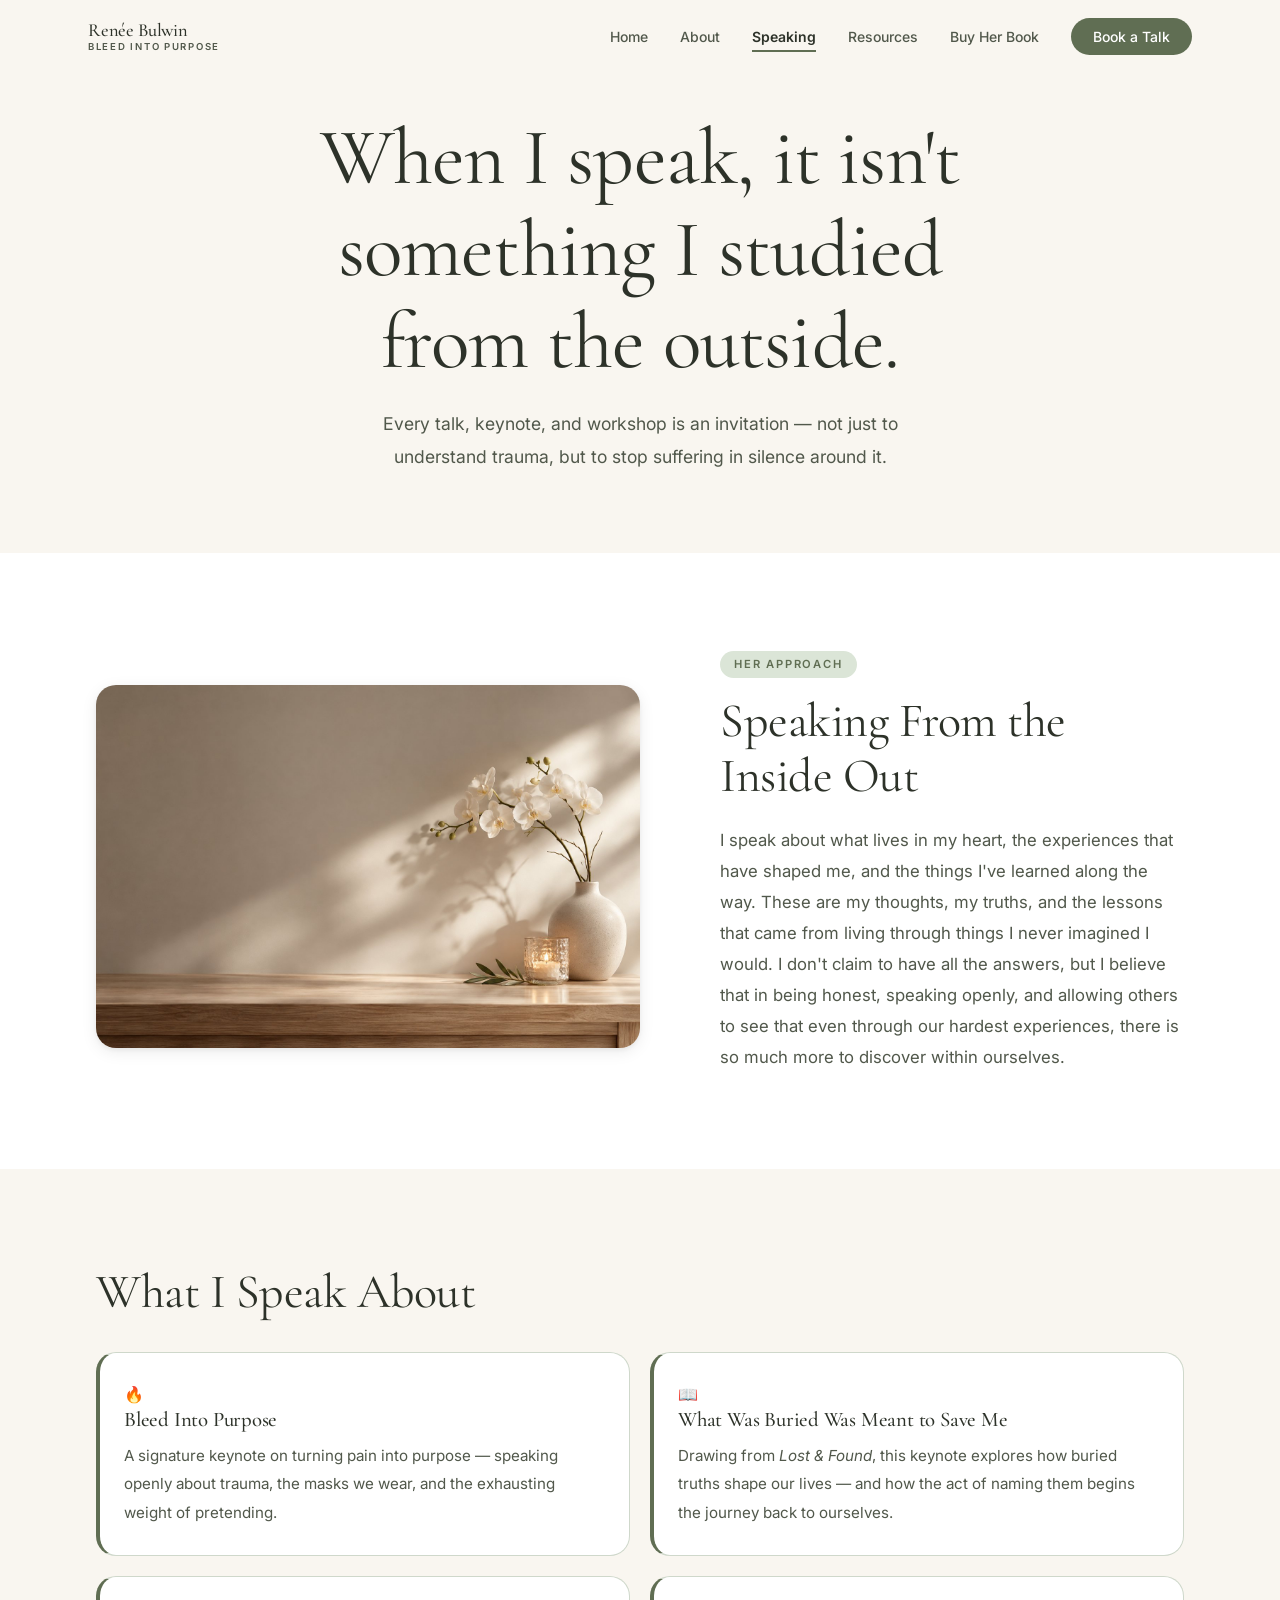
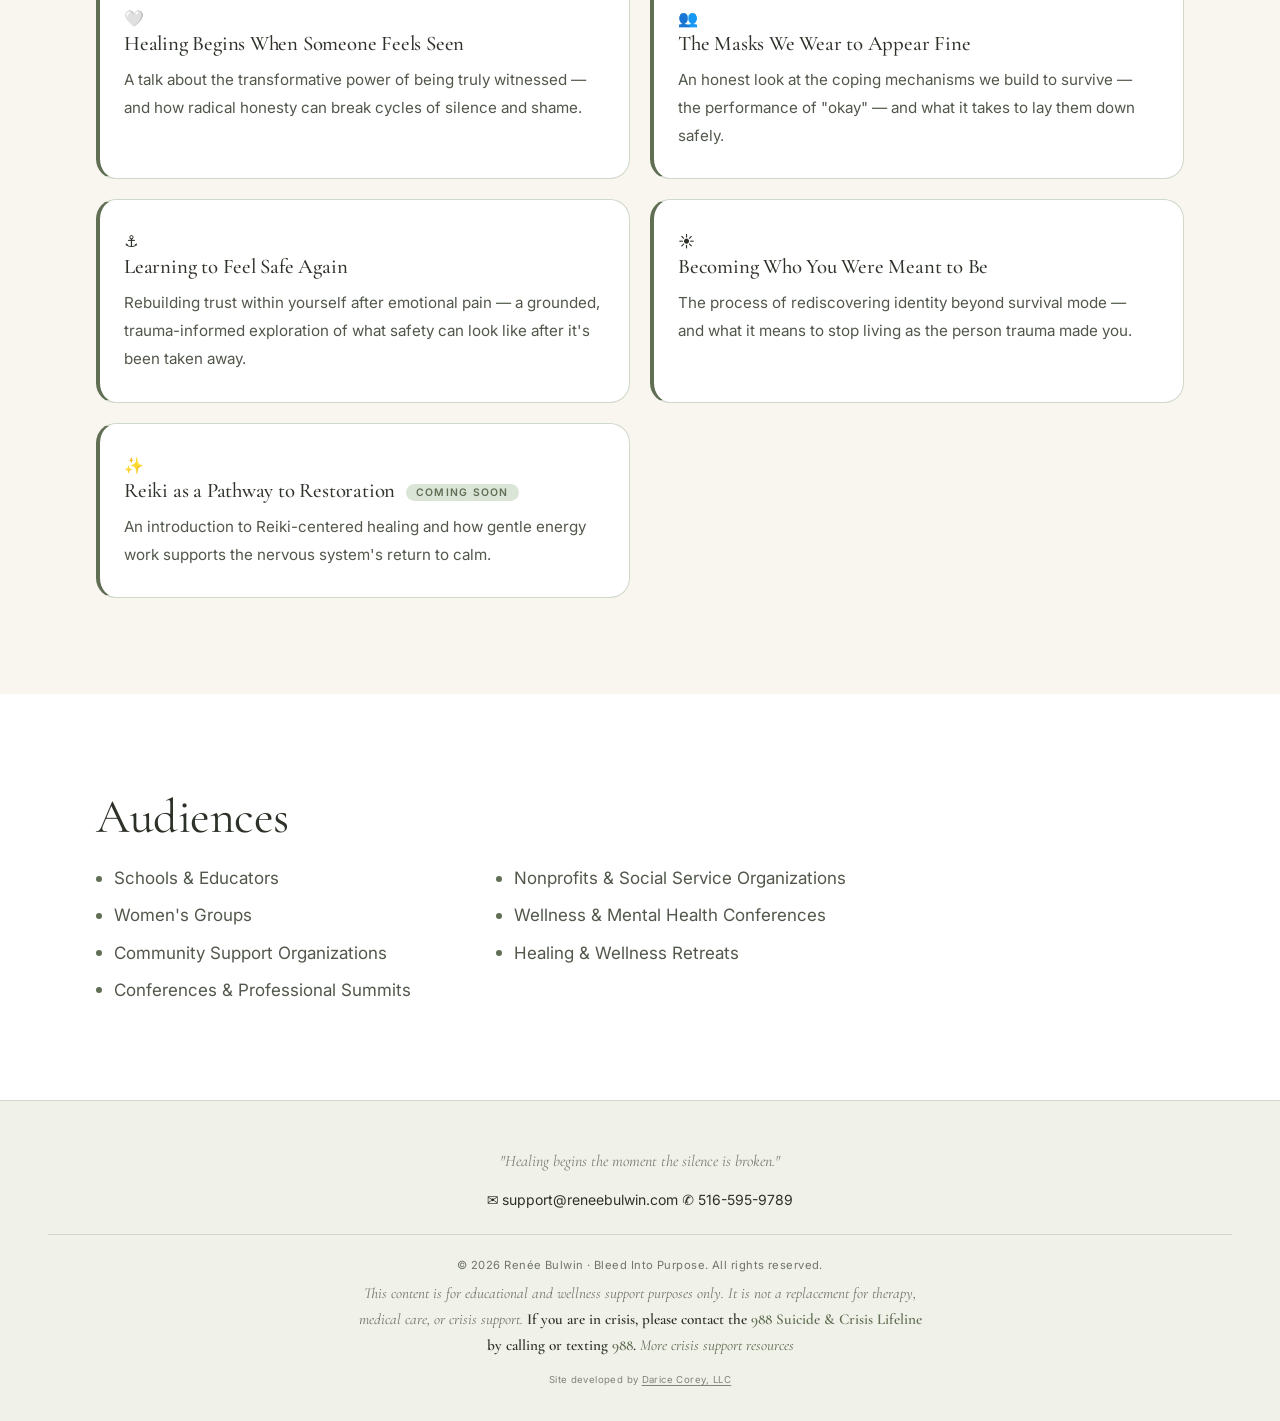
<file: speaking.html>
<!DOCTYPE html>
<html lang="en">
<head>
  <script>
    window.dataLayer = window.dataLayer || [];
    function gtag(){dataLayer.push(arguments);}
    gtag('js', new Date());
    gtag('config', 'G-8S7X3LYRVM');
  </script>
  <meta charset="UTF-8">
  <meta name="viewport" content="width=device-width, initial-scale=1.0">
  <title>Speaking Engagements | Renée Bulwin — Bleed Into Purpose</title>
  <meta name="description" content="Book Renée Bulwin — trauma-informed speaker on childhood trauma, healing, and purpose. Keynotes, seminars, and workshops.">
  <meta name="author" content="Renée Bulwin">
  <meta name="robots" content="index, follow">
  <meta property="og:type" content="website">
  <meta property="og:title" content="Speaking Engagements | Renée Bulwin — Bleed Into Purpose">
  <meta property="og:description" content="Book Renée Bulwin — trauma-informed speaker on childhood trauma, healing, and purpose. Keynotes, seminars, and workshops.">
  <meta property="og:image" content="https://bleed-into-purpose.github.io/images/speaking-still-life.jpg">
  <link rel="icon" type="image/png" sizes="48x48" href="favicon-48.png">
  <link rel="icon" type="image/png" sizes="32x32" href="favicon.png">
  <link rel="icon" type="image/png" sizes="16x16" href="favicon-16.png">
  <link rel="icon" type="image/svg+xml" href="favicon.svg">
  <meta name="theme-color" content="hsl(40,43%,96%)">
  <link rel="canonical" href="https://bleed-into-purpose.github.io/speaking.html">
  <link rel="preconnect" href="https://fonts.googleapis.com">
  <link rel="preconnect" href="https://fonts.gstatic.com" crossorigin>
  <link href="https://fonts.googleapis.com/css2?family=Cormorant+Garamond:ital,wght@0,300;0,400;0,500;0,600;1,300;1,400&family=Inter:wght@300;400;500;600&display=swap" rel="stylesheet">
  <link rel="stylesheet" href="style.css">
  <script>
    window.dataLayer = window.dataLayer || [];
    function gtag(){dataLayer.push(arguments);}
    gtag('js', new Date());
    gtag('config', 'G-8S7X3LYRVM');
  </script>
</head>
<body>
  <a href="#main-content" class="skip-link">Skip to main content</a>
  <div class="page-content">
    <main id="main-content">

      <div class="page-header">
        <h1>When I speak, it isn't something I studied from the outside.</h1>
        <p>Every talk, keynote, and workshop is an invitation — not just to understand trauma, but to stop suffering in silence around it.</p>
      </div>

      <!-- IMAGE + INTRO -->
      <section class="image-section white-bg fade-in" aria-labelledby="speaking-intro-heading">
        <div class="container">
          <div class="image-section-inner">
            <div class="image-section-img">
              <img src="images/speaking-still-life.jpg" alt="White orchids in a stone vase beside a lit candle on a wooden table in warm afternoon light">
            </div>
            <div class="image-section-text">
              <span class="section-label">Her Approach</span>
              <h2 id="speaking-intro-heading">Speaking From the Inside Out</h2>
              <p>I speak about what lives in my heart, the experiences that have shaped me, and the things I've learned along the way. These are my thoughts, my truths, and the lessons that came from living through things I never imagined I would. I don't claim to have all the answers, but I believe that in being honest, speaking openly, and allowing others to see that even through our hardest experiences, there is so much more to discover within ourselves.</p>
            </div>
          </div>
        </div>
      </section>

      <!-- TOPICS -->
      <section class="section-pad cream-bg fade-in" aria-labelledby="topics-heading">
        <div class="container">
          <h2 id="topics-heading">What I Speak About</h2>
          <div class="topics-grid">
            <div class="topic-card"><div class="topic-icon">🔥</div><h3>Bleed Into Purpose</h3><p>A signature keynote on turning pain into purpose — speaking openly about trauma, the masks we wear, and the exhausting weight of pretending.</p></div>
            <div class="topic-card"><div class="topic-icon">📖</div><h3>What Was Buried Was Meant to Save Me</h3><p>Drawing from <em>Lost &amp; Found</em>, this keynote explores how buried truths shape our lives — and how the act of naming them begins the journey back to ourselves.</p></div>
            <div class="topic-card"><div class="topic-icon">🤍</div><h3>Healing Begins When Someone Feels Seen</h3><p>A talk about the transformative power of being truly witnessed — and how radical honesty can break cycles of silence and shame.</p></div>
            <div class="topic-card"><div class="topic-icon">👥</div><h3>The Masks We Wear to Appear Fine</h3><p>An honest look at the coping mechanisms we build to survive — the performance of "okay" — and what it takes to lay them down safely.</p></div>
            <div class="topic-card"><div class="topic-icon">⚓</div><h3>Learning to Feel Safe Again</h3><p>Rebuilding trust within yourself after emotional pain — a grounded, trauma-informed exploration of what safety can look like after it's been taken away.</p></div>
            <div class="topic-card"><div class="topic-icon">☀️</div><h3>Becoming Who You Were Meant to Be</h3><p>The process of rediscovering identity beyond survival mode — and what it means to stop living as the person trauma made you.</p></div>
            <div class="topic-card"><div class="topic-icon">✨</div><h3>Reiki as a Pathway to Restoration <span style="font-family:var(--sans);font-size:.65rem;font-weight:600;letter-spacing:.12em;text-transform:uppercase;color:var(--primary);background:var(--secondary);padding:2px 10px;border-radius:9999px;vertical-align:middle;margin-left:6px;">Coming Soon</span></h3><p>An introduction to Reiki-centered healing and how gentle energy work supports the nervous system's return to calm.</p></div>
          </div>
        </div>
      </section>

      <!-- AUDIENCES -->
      <section class="section-pad white-bg fade-in" aria-labelledby="audiences-heading">
        <div class="container">
          <h2 id="audiences-heading">Audiences</h2>
          <ul class="audience-list" role="list">
            <li>Schools &amp; Educators</li>
            <li>Nonprofits &amp; Social Service Organizations</li>
            <li>Women's Groups</li>
            <li>Wellness &amp; Mental Health Conferences</li>
            <li>Community Support Organizations</li>
            <li>Healing &amp; Wellness Retreats</li>
            <li>Conferences &amp; Professional Summits</li>
          </ul>
        </div>
      </section>

    </main>
  </div>
  <script src="components.js"></script>
</body>
</html>
</file>
<file: style.css>
/* ═══════════════════════════════════════════════════════════
   BLEED INTO PURPOSE — style.css
   Replicates trauma-healing-hub.replit.app
   Fonts:   Cormorant Garamond (serif headings) + Inter (body)
   Palette: warm cream bg · sage green primary · soft borders
   Last updated: May 2026
════════════════════════════════════════════════════════════ */

@import url('https://fonts.googleapis.com/css2?family=Cormorant+Garamond:ital,wght@0,300;0,400;0,500;0,600;1,300;1,400&family=Inter:wght@300;400;500;600&display=swap');

/* ── DESIGN TOKENS ─────────────────────────────────────────
   All colours, spacing, and radii live here.
   Change a value once and it updates everywhere.
──────────────────────────────────────────────────────────── */
:root {
  /* Colours — exact HSL values from the Replit palette */
  --bg:        hsl(40,43%,96%);    /* warm cream — page background */
  --fg:        hsl(93,10%,18%);    /* near-black — headings & strong text */
  --primary:   hsl(93,14%,38%);    /* sage green — buttons, links, accents */
  --primary-h: hsl(93,14%,30%);    /* darker sage — hover state */
  --secondary: hsl(100,22%,87%);   /* light sage tint — card bg, pills */
  --muted:     hsl(38,30%,85%);    /* warm tan — dividers */
  --muted-fg:  hsl(93,8%,32%);     /* darkened for WCAG AA contrast on cream bg */
  --border:    hsl(100,14%,82%);   /* subtle sage border */
  --card:      hsl(0,0%,100%);     /* white — card surfaces */

  /* Typography */
  --serif: 'Cormorant Garamond', Georgia, serif;
  --sans:  'Inter', system-ui, sans-serif;

  /* Layout */
  --px:    1.5rem;    /* horizontal padding — mobile */
  --px-md: 3rem;      /* horizontal padding — desktop */
  --max:   1200px;    /* max content width */

  /* Border radii */
  --r-sm:   6px;
  --r-md:   12px;
  --r-lg:   16px;
  --r-xl:   20px;
  --r-full: 9999px;   /* pill shape */

  /* Shadows */
  --shadow:    0 1px 3px rgba(0,0,0,.06), 0 1px 2px rgba(0,0,0,.04);
  --shadow-md: 0 4px 16px rgba(0,0,0,.08), 0 2px 4px rgba(0,0,0,.05);
}

/* ── RESET ─────────────────────────────────────────────────
   Minimal reset — box-sizing, margins, smooth scroll.
──────────────────────────────────────────────────────────── */
*, *::before, *::after { margin: 0; padding: 0; box-sizing: border-box; }
html { scroll-behavior: smooth; font-size: 16px; }
body {
  font-family: var(--sans);
  background: var(--bg);
  color: var(--fg);
  font-weight: 400;
  line-height: 1.7;
  -webkit-font-smoothing: antialiased;
}
img { display: block; max-width: 100%; }
a { color: var(--primary); text-decoration: none; }
a:hover { color: var(--primary-h); }
h1, h2, h3, h4, h5, h6 {
  font-family: var(--serif);
  color: var(--fg);
  line-height: 1.15;
  letter-spacing: -.01em;
}

/* ── ACCESSIBILITY ─────────────────────────────────────────
   Skip link (keyboard users) + visible focus ring.
──────────────────────────────────────────────────────────── */
.skip-link {
  position: absolute; top: -100%; left: 0;
  background: var(--primary); color: #fff;
  padding: 10px 20px; font-size: .875rem; font-weight: 500;
  z-index: 9999; text-decoration: none;
  border-radius: 0 0 var(--r-sm) 0;
}
.skip-link:focus { top: 0; }
:focus-visible { outline: 3px solid var(--primary); outline-offset: 3px; }

.sr-only {
  position: absolute; width: 1px; height: 1px;
  padding: 0; margin: -1px; overflow: hidden;
  clip: rect(0,0,0,0); white-space: nowrap; border: 0;
}

/* ── CONTAINER ─────────────────────────────────────────────
   Centred content wrapper with responsive side padding.
──────────────────────────────────────────────────────────── */
.container { width: 100%; max-width: var(--max); margin: 0 auto; padding: 0 var(--px); }
@media (min-width: 768px) { .container { padding: 0 var(--px-md); } }

/* ═══════════════════════════════════════════════════════════
   HEADER
   Fixed at top. Transparent by default, blurs on scroll.
   JS adds .scrolled when window.scrollY > 20.
════════════════════════════════════════════════════════════ */
header {
  position: fixed; top: 0; left: 0; right: 0; z-index: 100;
  padding: 20px 0;
  transition: background .3s, box-shadow .3s, padding .3s;
}
header.scrolled {
  background: hsla(40,43%,96%,.88);
  backdrop-filter: blur(14px);
  -webkit-backdrop-filter: blur(14px);
  box-shadow: var(--shadow);
  padding: 12px 0;
}
header nav {
  max-width: var(--max); margin: 0 auto;
  padding: 0 var(--px);
  display: flex; align-items: center; justify-content: space-between; gap: 24px;
}
@media (min-width: 768px) { header nav { padding: 0 var(--px-md); } }

/* Brand logo — name + tagline stacked */
.nav-brand { display: flex; flex-direction: column; line-height: 1.1; color: var(--fg); }
.nav-brand .name {
  font-family: var(--serif); font-size: 1.15rem; font-weight: 500;
  color: var(--fg); letter-spacing: -.01em;
}
.nav-brand .tagline {
  font-family: var(--sans); font-size: .6rem; font-weight: 600;
  letter-spacing: .18em; text-transform: uppercase;
  color: var(--muted-fg); margin-top: 2px;
}

/* Desktop nav links — hidden on mobile, shown at 768px+ */
.nav-links { display: none; align-items: center; gap: 32px; list-style: none; }
@media (min-width: 768px) { .nav-links { display: flex; } }
.nav-links a { font-size: .875rem; font-weight: 500; color: var(--muted-fg); transition: color .2s; }
.nav-links a { white-space: nowrap; }
@media (min-width: 768px) and (max-width: 1023px) { .nav-links { gap: 18px; } }
.nav-links a:hover,
.nav-links a[aria-current="page"] { color: var(--primary); }
/* Current page: heavier text plus a short sage underline */
.nav-links a[aria-current="page"]:not(.btn-book) {
  font-weight: 600; color: var(--fg);
  text-decoration: underline; text-decoration-color: var(--primary);
  text-decoration-thickness: 2px; text-underline-offset: 8px;
}
/* On the booking page, Book a Talk shows a ring instead */
.nav-links .btn-book[aria-current="page"] { box-shadow: 0 0 0 2px var(--bg), 0 0 0 4px var(--primary); }
.nav-links .btn-book {
  background: var(--primary); color: #fff !important;
  padding: 10px 22px; border-radius: var(--r-full);
  font-size: .875rem; font-weight: 500;
  white-space: nowrap;
  transition: background .2s;
}
.nav-links .btn-book:hover { background: var(--primary-h); }

/* Hamburger button — visible on mobile only */
.nav-toggle {
  display: flex; flex-direction: column; gap: 5px;
  background: none; border: none; cursor: pointer;
  padding: 8px; min-width: 44px; min-height: 44px;
  align-items: center; justify-content: center;
  border-radius: var(--r-sm);
  position: relative; z-index: 300; /* above the mobile overlay */
}
@media (min-width: 768px) { .nav-toggle { display: none; } }
.nav-toggle span {
  display: block; width: 22px; height: 2px;
  background: var(--fg); border-radius: 2px;
  transition: transform .3s, opacity .3s;
}
/* Animate hamburger → X when open */
.nav-toggle[aria-expanded="true"] span:nth-child(1) { transform: translateY(7px) rotate(45deg); }
.nav-toggle[aria-expanded="true"] span:nth-child(2) { opacity: 0; }
.nav-toggle[aria-expanded="true"] span:nth-child(3) { transform: translateY(-7px) rotate(-45deg); }

/* Mobile nav overlay — full-screen, links stacked just under the header.
   Sits below the header (z 100) so the brand and close button stay visible. */
.nav-menu {
  display: none; position: fixed; inset: 0;
  background: var(--bg); z-index: 90;
  flex-direction: column; align-items: center; justify-content: flex-start;
  gap: 4px; padding: 112px var(--px) 40px;
}
.nav-menu.open { display: flex; }
.nav-menu a {
  font-family: var(--serif); font-size: 1.75rem; font-weight: 400;
  color: var(--muted-fg); letter-spacing: -.01em; transition: color .2s;
  padding: 6px 16px; min-height: 44px; display: inline-flex; align-items: center;
}
.nav-menu a:hover,
.nav-menu a[aria-current="page"] { color: var(--primary); }
.nav-menu a[aria-current="page"]:not(.btn-menu) {
  color: var(--fg); font-weight: 500;
  text-decoration: underline; text-decoration-color: var(--primary);
  text-decoration-thickness: 2px; text-underline-offset: 10px;
}
.nav-menu .btn-menu[aria-current="page"] { box-shadow: 0 0 0 2px var(--bg), 0 0 0 4px var(--primary); }
.nav-menu .btn-menu {
  font-family: var(--sans); font-size: 1rem; font-weight: 500;
  background: var(--primary); color: #fff;
  padding: 16px 40px; border-radius: var(--r-full);
  margin-top: 16px; display: inline-flex; align-items: center;
  transition: background .2s;
}
.nav-menu .btn-menu:hover { background: var(--primary-h); color: #fff; }

/* Push page content below fixed header */
.page-content { padding-top: 0; } /* nav clearance handled per-section */

/* ═══════════════════════════════════════════════════════════
   TYPOGRAPHY
════════════════════════════════════════════════════════════ */
h1 { font-size: clamp(2.6rem, 7vw, 5rem);  font-weight: 400; margin-bottom: 24px; }
h2 { font-size: clamp(1.8rem, 4vw, 3rem);  font-weight: 400; margin-bottom: 20px; }
h3 { font-size: clamp(1.2rem, 2.5vw, 1.7rem); font-weight: 500; margin-bottom: 12px; }
p  { font-size: 1.0625rem; color: var(--muted-fg); margin-bottom: 16px; line-height: 1.85; }
p:last-child { margin-bottom: 0; }

/* ═══════════════════════════════════════════════════════════
   BUTTONS
════════════════════════════════════════════════════════════ */
.btn-primary {
  display: inline-flex; align-items: center; justify-content: center;
  background: var(--primary); color: #fff;
  padding: 14px 32px; border-radius: var(--r-full);
  font-family: var(--sans); font-size: .95rem; font-weight: 500;
  border: none; cursor: pointer; min-height: 48px;
  transition: background .2s, transform .1s; letter-spacing: .01em;
}
.btn-primary:hover { background: var(--primary-h); color: #fff; }
.btn-primary:active { transform: scale(.98); }

.btn-outline, .btn-secondary {
  display: inline-flex; align-items: center; justify-content: center;
  background: transparent; color: var(--fg);
  padding: 13px 32px; border-radius: var(--r-full);
  font-family: var(--sans); font-size: .95rem; font-weight: 500;
  border: 1.5px solid hsla(93,14%,38%,.25); cursor: pointer; min-height: 48px;
  transition: background .2s, border-color .2s;
}
.btn-outline:hover, .btn-secondary:hover {
  background: var(--secondary); border-color: var(--border); color: var(--fg);
}

/* Arrow link — used inline for "Learn more →" style links */
.link-underline {
  display: inline-flex; align-items: center; gap: 6px;
  font-size: .875rem; font-weight: 500; color: var(--primary);
  margin-top: 12px; transition: gap .2s;
}
.link-underline:hover { gap: 10px; color: var(--primary-h); }

/* ═══════════════════════════════════════════════════════════
   UTILITIES
════════════════════════════════════════════════════════════ */

/* Pill label above section headings */
.section-label, .eyebrow {
  display: inline-block;
  font-family: var(--sans); font-size: .7rem; font-weight: 600;
  letter-spacing: .16em; text-transform: uppercase;
  color: var(--primary); background: var(--secondary);
  padding: 4px 14px; border-radius: var(--r-full); margin-bottom: 16px;
}

.divider { width: 48px; height: 1px; background: var(--border); margin: 28px 0; border: none; }

/* Section padding helpers */
.section-pad { padding: 80px var(--px); }
@media (min-width: 768px) { .section-pad { padding: 96px var(--px-md); } }
.white-bg  { background: var(--card); }
.cream-bg  { background: var(--bg); }
.muted-bg  { background: hsla(100,22%,87%,.3); }

/* ═══════════════════════════════════════════════════════════
   HERO SECTION
   Full-bleed background image with centred text overlay.
   Structure: .hero > .hero-bg (abs image) + .hero-body (text)
════════════════════════════════════════════════════════════ */
.hero {
  position: relative;
  min-height: 90vh;
  display: flex; align-items: center; justify-content: center;
  overflow: hidden; text-align: center;
  background: hsl(93,14%,80%); /* fallback if hero image fails to load */
}
/* Background image fills the section */
.hero-bg { position: absolute; inset: 0; z-index: 0; }
.hero-bg img { width: 100%; height: 100%; object-fit: cover; object-position: center center; }
/* Semi-transparent overlay so text is legible */
.hero-bg::after {
  content: ''; position: absolute; inset: 0;
  background: hsla(40,43%,96%,.58);
  backdrop-filter: blur(1px);
}
/* Text content sits above the overlay */
.hero-body {
  position: relative; z-index: 1;
  max-width: 820px; margin: 0 auto;
  padding: 100px var(--px) 64px; /* 88px nav height + 12px breathing room */
}
/* Pill badge above the headline */
.hero-pill {
  display: inline-block;
  background: hsla(40,43%,96%,.75); color: var(--fg);
  font-size: .85rem; font-weight: 500;
  padding: 7px 18px; border-radius: var(--r-full);
  margin-bottom: 28px; letter-spacing: .01em;
  border: 1px solid var(--border);
}
.hero h1 { color: var(--fg); margin-bottom: 20px; }
.hero p  { font-size: 1.1rem; font-weight: 600; color: hsla(93,10%,18%,.85); max-width: 580px; margin: 0 auto 36px; }
.hero-cta { display: flex; flex-wrap: wrap; gap: 12px; justify-content: center; margin-top: 8px; }

/* ═══════════════════════════════════════════════════════════
   PAGE HEADER
   Used on inner pages (About, Speaking, etc.) in place of hero.
════════════════════════════════════════════════════════════ */
.page-header { padding: 100px var(--px) 64px; text-align: center; }
@media (min-width: 768px) { .page-header { padding: 112px var(--px-md) 80px; } }
.page-header h1 { max-width: 700px; margin: 0 auto 20px; }
.page-header p  { font-size: 1.1rem; max-width: 560px; margin: 0 auto; }

/* ═══════════════════════════════════════════════════════════
   IMAGE + TEXT SPLIT LAYOUT
   Used on home intro, about, speaking, programs pages.
   Structure: .image-section > .container > .image-section-inner
              > .image-section-img + .image-section-text
   Add .reversed to .image-section-inner to flip order on desktop.
════════════════════════════════════════════════════════════ */
.image-section { padding: 64px var(--px); }
@media (min-width: 768px) { .image-section { padding: 96px var(--px-md); } }

.image-section-inner {
  display: flex; flex-direction: column; gap: 48px; align-items: center;
}
@media (min-width: 1024px) {
  .image-section-inner { flex-direction: row; gap: 80px; align-items: flex-start; }
  .image-section-inner.reversed { flex-direction: row-reverse; }
}

.image-section-img { width: 100%; }
@media (min-width: 1024px) {
  .image-section-img {
    width: 50%;
    flex-shrink: 0;
    padding-top: 36px; /* aligns image top with the pill label in the adjacent text column */
  }
  /* Reversed layout: text is on right, image on left — same top padding needed */
  .image-section-inner.reversed .image-section-img {
    padding-top: 36px;
  }
}

/* ── Headshot image sizing ──────────────────────────────────
   Use aspect-ratio at every breakpoint — no fixed heights.
   Fixed heights fight object-fit:cover on near-square images
   and cause horizontal stretching on mobile.
   aspect-ratio lets the container match the image shape exactly,
   with object-fit:cover doing a clean centre crop inside it.

   Mobile:  2/3 — tall enough to show face and shoulders clearly.
   Tablet+: 3/4 — slightly taller portrait, matches Replit desktop.
   The column width (50% on desktop, 100% on mobile) constrains
   the actual rendered size, so no explicit height is ever needed.
──────────────────────────────────────────────────────────── */
.image-section-img > img {
  width: 100%;
  height: auto;          /* let the image keep its natural proportions — no distortion */
  object-fit: contain;   /* never crop or stretch */
  border-radius: var(--r-xl);
  box-shadow: var(--shadow-md);
  display: block;
}

.image-section-text { width: 100%; }
@media (min-width: 1024px) { .image-section-text { width: 50%; } }
.image-section-text p { font-size: 1.05rem; }

/* ═══════════════════════════════════════════════════════════
   FEATURE CARDS — home page "Ways to Work Together" grid
════════════════════════════════════════════════════════════ */
.feature-grid {
  display: grid; grid-template-columns: 1fr; gap: 20px; margin-top: 40px;
}
@media (min-width: 640px)  { .feature-grid { grid-template-columns: repeat(2, 1fr); } }
@media (min-width: 1024px) { .feature-grid { grid-template-columns: repeat(4, 1fr); } }
.feature-card {
  background: var(--card); border: 1px solid var(--border);
  border-radius: var(--r-xl); padding: 28px 24px;
  transition: box-shadow .2s;
}
.feature-card:hover { box-shadow: var(--shadow-md); }
.feature-card h3 { font-size: 1.2rem; margin-bottom: 10px; }
.feature-card p  { font-size: .9rem; }
.feature-card a  { display: inline-block; font-size: .8rem; font-weight: 500; color: var(--primary); margin-top: 12px; }
.feature-card a:hover { color: var(--primary-h); }

/* ═══════════════════════════════════════════════════════════
   SPEAKING TOPIC CARDS
════════════════════════════════════════════════════════════ */
.topics-grid { display: grid; grid-template-columns: 1fr; gap: 20px; margin-top: 32px; }
@media (min-width: 640px) { .topics-grid { grid-template-columns: repeat(2, 1fr); } }
.topic-card {
  background: var(--card); border: 1px solid var(--border);
  border-left: 4px solid var(--primary);
  border-radius: var(--r-xl); padding: 28px 28px 28px 24px;
  transition: box-shadow .2s;
}
.topic-card:hover { box-shadow: var(--shadow); }
/* .topic-icon removed — emoji icons replaced with clean card layout */
.topic-card h3 { font-size: 1.3rem; margin-bottom: 10px; }
.topic-card p  { font-size: .95rem; }

/* ═══════════════════════════════════════════════════════════
   PROGRAM CARDS
════════════════════════════════════════════════════════════ */
.programs-grid { display: grid; grid-template-columns: 1fr; gap: 20px; margin-top: 32px; }
@media (min-width: 640px)  { .programs-grid { grid-template-columns: repeat(2, 1fr); } }
@media (min-width: 1024px) { .programs-grid { grid-template-columns: repeat(3, 1fr); } }
.program-card {
  background: var(--card); border: 1px solid var(--border);
  border-radius: var(--r-xl); padding: 28px 24px;
  display: flex; flex-direction: column;
  transition: box-shadow .2s;
}
.program-card:hover { box-shadow: var(--shadow); }
.program-tag {
  font-size: .65rem; font-weight: 600; letter-spacing: .14em;
  text-transform: uppercase; color: var(--primary); margin-bottom: 12px;
}
.program-card h3 { font-size: 1.3rem; margin-bottom: 10px; }
.program-card p  { font-size: .9rem; flex-grow: 1; }
.program-ideal {
  background: hsla(100,22%,87%,.5);
  border-radius: var(--r-md); padding: 12px 16px; margin-top: 16px;
}
.program-ideal .ideal-label {
  display: block; font-size: .65rem; font-weight: 600;
  letter-spacing: .12em; text-transform: uppercase;
  color: var(--primary); margin-bottom: 4px;
}
.program-ideal span { font-size: .875rem; color: var(--fg); }
.program-card .btn-outline {
  margin-top: 20px; font-size: .85rem; padding: 10px 20px;
  min-height: 40px; width: 100%; justify-content: center;
}

/* ═══════════════════════════════════════════════════════════
   AUDIENCE LIST — speaking page
════════════════════════════════════════════════════════════ */
/* Plain bulleted text, no boxes, so the items don't read as buttons */
.audience-list {
  list-style: none; margin-top: 20px;
  display: grid; grid-template-columns: 1fr; gap: 10px 40px;
}
@media (min-width: 768px) { .audience-list { grid-template-columns: repeat(2, 1fr); max-width: 760px; } }
.audience-list li {
  display: flex; align-items: center; gap: 12px;
  font-size: 1.0625rem; color: var(--muted-fg); line-height: 1.6;
}
.audience-list li::before {
  content: ''; width: 6px; height: 6px; border-radius: 50%;
  background: var(--primary); flex-shrink: 0;
}

/* ═══════════════════════════════════════════════════════════
   BLOCKQUOTE
   Default: secondary bg with left sage border.
   Inside .green-strip: transparent, no border, larger text.
════════════════════════════════════════════════════════════ */
blockquote {
  font-family: var(--serif); font-size: 1.3rem; font-style: italic;
  color: var(--fg); line-height: 1.55;
  background: var(--secondary);
  border-left: 5px solid var(--primary);
  border-radius: var(--r-lg);
  padding: 28px 32px; margin: 32px 0;
}
blockquote p { color: inherit; font-size: inherit; font-family: var(--serif); font-style: italic; margin-bottom: 10px; }
blockquote footer, blockquote cite {
  display: block; font-family: var(--sans); font-size: .75rem;
  font-style: normal; font-weight: 600; letter-spacing: .1em;
  text-transform: uppercase; color: var(--muted-fg); margin-top: 12px;
}

/* ═══════════════════════════════════════════════════════════
   CTA / QUOTE STRIP
   Subtle sage-tinted band — matches Replit's bg-primary/5
════════════════════════════════════════════════════════════ */
.green-strip {
  background: hsla(93,14%,38%,.06);
  border-top: 1px solid hsla(93,14%,38%,.14);
  border-bottom: 1px solid hsla(93,14%,38%,.14);
  padding: 64px var(--px);
}
@media (min-width: 768px) { .green-strip { padding: 80px var(--px-md); } }
.green-strip h2 { margin-bottom: 16px; }
.green-strip p  { max-width: 560px; margin: 0 auto 32px; }
.green-strip .cta-btns { display: flex; flex-wrap: wrap; gap: 12px; justify-content: center; }
.green-strip blockquote {
  font-size: 1.5rem;
  border-left: 6px solid var(--primary);
  background: var(--secondary);
  border-radius: var(--r-lg);
  padding: 36px 40px;
  max-width: 860px;
  margin: 0 auto;
}
.green-strip blockquote p { color: var(--fg); font-size: inherit; }
/* About "Bleed Into Purpose" section — text on the left, photo on the right,
   with the closing paragraph under the photo, lined up with the bottom of the text.
   On phones it stacks: photo, text, closing paragraph. */
.image-section-inner.bip-grid {
  display: grid; grid-template-columns: 1fr; gap: 48px 0;
  grid-template-areas: "img" "text" "extra";
}
.bip-grid > .image-section-img  { grid-area: img; }
.bip-grid > .image-section-text { grid-area: text; }
.bip-grid > .bip-extra { grid-area: extra; margin-top: -28px; }
.bip-extra p { font-size: 1.05rem; margin-bottom: 0; }
@media (min-width: 1024px) {
  .image-section-inner.bip-grid {
    grid-template-columns: 1fr 1fr; gap: 24px 80px;
    grid-template-areas: "text img" "text extra";
  }
  .bip-grid > .image-section-img, .bip-grid > .image-section-text { width: auto; }
  .bip-grid > .bip-extra { margin-top: 0; align-self: end; }
}

/* About page portrait — smaller than the standard split-layout photo, centred in its column */
.about-portrait > img { max-width: 240px; margin: 0 auto; }
@media (min-width: 1024px) {
  /* Photo takes about a quarter of the row, so the story text gets the rest */
  .image-section-img.about-portrait { width: 25%; }
  .about-portrait ~ .image-section-text { width: auto; flex: 1; }
}

/* Home intro quote — centred, full-width box below the photo and paragraphs */
.intro-quote {
  max-width: 960px;
  margin: 56px auto 0;
  text-align: center;
}
/* Blockquote inside image-section text column — smaller, still has green border */
.image-section-text blockquote {
  font-size: 1.1rem;
  padding: 20px 24px;
  margin: 20px 0;
}

/* ═══════════════════════════════════════════════════════════
   REFLECTION PROMPTS — resources page
════════════════════════════════════════════════════════════ */
.prompt-list { list-style: none; display: flex; flex-direction: column; gap: 12px; margin-top: 24px; }
.prompt-list li {
  background: var(--card); border: 1px solid var(--border);
  border-radius: var(--r-lg); padding: 18px 20px;
  font-family: var(--serif); font-style: italic; font-size: 1.1rem;
  color: var(--fg); line-height: 1.5;
}

/* ═══════════════════════════════════════════════════════════
   WELLNESS & GROUNDING CARDS — resources page
════════════════════════════════════════════════════════════ */
.content-grid { display: grid; grid-template-columns: 1fr; gap: 20px; margin-top: 32px; }
@media (min-width: 640px) { .content-grid { grid-template-columns: repeat(2, 1fr); } }
.content-card {
  background: var(--card); border: 1px solid var(--border);
  border-radius: var(--r-xl); padding: 28px;
}
.content-card h3 { font-size: 1.2rem; margin-bottom: 12px; }
.content-card p  { font-size: .9rem; }

/* ═══════════════════════════════════════════════════════════
   CONTACT — booking page
════════════════════════════════════════════════════════════ */
.contact-row {
  display: flex; align-items: flex-start; gap: 16px; margin-bottom: 16px;
  background: var(--card); border: 1px solid var(--border);
  border-radius: var(--r-lg); padding: 16px 20px;
}
.contact-icon {
  width: 44px; height: 44px; border-radius: 50%;
  background: var(--secondary); color: var(--primary);
  display: flex; align-items: center; justify-content: center;
  flex-shrink: 0; font-size: 1.1rem;
}
.contact-label { font-size: .65rem; font-weight: 600; letter-spacing: .1em; text-transform: uppercase; color: var(--muted-fg); margin-bottom: 4px; }
.contact-value { font-size: 1rem; color: var(--fg); font-weight: 400; }
.contact-value a { color: var(--primary); }

/* ═══════════════════════════════════════════════════════════
   FORMS — booking page
════════════════════════════════════════════════════════════ */
.inquiry-form {
  background: var(--card); border: 1px solid var(--border);
  border-radius: var(--r-xl); padding: 36px 28px;
  box-shadow: var(--shadow); margin-top: 32px;
}
.form-note { font-size: .9rem; color: var(--muted-fg); margin-bottom: 28px; }
.form-group { margin-bottom: 20px; }
.form-group label { display: block; font-size: .875rem; font-weight: 500; color: var(--fg); margin-bottom: 6px; }
.form-group label .req      { color: #c0392b; margin-left: 3px; }
.form-group label .req-note { font-size: .75rem; color: var(--muted-fg); font-weight: 400; }
.form-group input,
.form-group select,
.form-group textarea {
  width: 100%; padding: 11px 16px;
  border: 1.5px solid var(--border); border-radius: var(--r-md);
  font-family: var(--sans); font-size: 1rem; color: var(--fg);
  background: var(--bg); outline: none;
  transition: border-color .2s, box-shadow .2s; min-height: 46px;
}
.form-group input:focus,
.form-group select:focus,
.form-group textarea:focus {
  border-color: var(--primary);
  box-shadow: 0 0 0 3px hsla(93,14%,38%,.15);
}
.form-group textarea { height: 120px; resize: vertical; min-height: 90px; }
.form-group input[aria-invalid="true"],
.form-group select[aria-invalid="true"],
.form-group textarea[aria-invalid="true"] { border-color: #c0392b; }
.field-error { font-size: .8rem; color: #c0392b; margin-top: 4px; display: none; }
.field-error.visible { display: block; }

/* ═══════════════════════════════════════════════════════════
   FOOTER
════════════════════════════════════════════════════════════ */
.site-footer {
  background: hsla(100,22%,87%,.3);
  border-top: 1px solid var(--border);
  padding: 40px var(--px) 28px;
}
@media (min-width: 768px) { .site-footer { padding: 48px var(--px-md) 32px; } }

/* ── FOOTER TOP — centered quote + contact ── */
.footer-top {
  max-width: var(--max); margin: 0 auto;
  display: flex; flex-direction: column; align-items: center;
  text-align: center;
  padding-bottom: 20px;
  border-bottom: 1px solid var(--border);
  margin-bottom: 20px;
}
.footer-brand .quote {
  font-family: var(--serif); font-style: italic; font-size: 1rem;
  color: hsla(93,10%,18%,.6); margin-bottom: 10px; line-height: 1.6;
}
.footer-brand .footer-email {
  font-size: .875rem; color: var(--fg);
  display: inline-flex; align-items: center; gap: 6px;
}
.footer-brand .footer-email:hover { color: var(--primary); }
.footer-brand .footer-phone { font-size: .875rem; color: var(--fg); display: inline-flex; align-items: center; gap: 6px; margin-top: 4px; }
.footer-brand .footer-phone:hover { color: var(--primary); }

.footer-bottom {
  max-width: var(--max); margin: 0 auto;
  display: flex; flex-direction: column; gap: 12px;
  text-align: center;
}
.footer-bottom p { margin: 0; }
/* Copyright line — small, quiet */
.footer-legal-row p:first-child {
  font-size: .7rem;
  color: var(--muted-fg);
  letter-spacing: .04em;
  opacity: .8;
}
/* Disclaimer — serif italic, matches footer quote tone */
.footer-legal-row p:last-child {
  font-family: var(--serif);
  font-style: italic;
  font-size: .95rem;
  color: hsla(93,10%,18%,.65);
  line-height: 1.7;
  max-width: 580px;
  margin: 0 auto;
}
.footer-legal-row p:last-child strong {
  font-style: normal;
  font-weight: 600;
  color: var(--fg);
}
.footer-bottom a { color: var(--primary); }
.footer-bottom a:hover { color: var(--primary-h); }

/* ═══════════════════════════════════════════════════════════
   FADE-IN ANIMATION
   JS adds .visible when element enters the viewport.
   Respects prefers-reduced-motion.
════════════════════════════════════════════════════════════ */
.fade-in { opacity: 0; transform: translateY(20px); transition: opacity .6s ease, transform .6s ease; }
.fade-in.visible { opacity: 1; transform: translateY(0); }
@media (prefers-reduced-motion: reduce) {
  .fade-in { opacity: 1; transform: none; transition: none; }
  html { scroll-behavior: auto; }
}

/* ── CRISIS SUPPORT — resources page, two columns from tablet up ── */
.crisis-grid { display: grid; grid-template-columns: 1fr; gap: 20px; }
@media (min-width: 768px) { .crisis-grid { grid-template-columns: repeat(2, 1fr); gap: 24px; } }
.crisis-grid > * { min-width: 0; }

/* ── FOOTER LEGAL ROW — copyright + disclaimer ── */
.footer-legal-row p { margin-bottom: 6px; }
.footer-legal-row p:last-child { margin-bottom: 0; }

/* Skip-to-content scroll target — clears the fixed nav bar */
#main-content { scroll-margin-top: 88px; }

/* Developer credit */
.footer-bottom .footer-credit { font-size: .6rem; color: var(--muted-fg); letter-spacing: .04em; opacity: .7; }
.footer-bottom .footer-credit a { color: inherit; text-decoration: underline; text-underline-offset: 2px; }
.footer-bottom .footer-credit a:hover { color: var(--primary); }

/* ═══════════════════════════════════════════════════════════
   BOOK PAGE — Lost & Found
════════════════════════════════════════════════════════════ */
.book-hero { padding: 112px var(--px) 72px; }
@media (min-width: 768px) { .book-hero { padding: 128px var(--px-md) 88px; } }
.book-hero-inner {
  display: flex; flex-direction: column; align-items: center; gap: 40px; text-align: center;
}
@media (min-width: 900px) {
  .book-hero-inner { flex-direction: row; align-items: center; gap: 72px; text-align: left; }
}
.book-cover { width: 100%; max-width: 300px; flex-shrink: 0; }
.book-cover img {
  width: 100%; height: auto; display: block;
  border-radius: 4px;
  box-shadow: 0 2px 6px rgba(0,0,0,.08), 0 18px 40px -12px rgba(60,50,30,.35);
}
.book-intro { max-width: 560px; }
.book-intro h1 { margin-bottom: 8px; }
.book-subtitle {
  font-family: var(--serif); font-style: italic; font-size: 1.35rem;
  color: var(--fg); margin-bottom: 24px;
}
.book-hook { font-size: 1.1rem; line-height: 1.7; margin-bottom: 32px; }
.book-cta { display: flex; flex-wrap: wrap; gap: 12px; justify-content: center; }
@media (min-width: 900px) { .book-cta { justify-content: flex-start; } }
.book-format {
  margin-top: 16px; font-size: .8rem; letter-spacing: .06em;
  text-transform: uppercase; color: var(--muted-fg);
}
.book-copy { max-width: 720px; margin: 0 auto; }
.book-copy p { font-size: 1.05rem; line-height: 1.8; }
.book-questions { font-family: var(--serif); font-style: italic; font-size: 1.25rem !important; color: var(--fg); }
.book-details { display: grid; gap: 0; margin: 24px 0 0; }
.book-details > div {
  display: grid; grid-template-columns: 140px 1fr; gap: 16px;
  padding: 14px 0; border-bottom: 1px solid var(--border);
}
.book-details > div:first-child { border-top: 1px solid var(--border); }
.book-details dt {
  font-size: .75rem; font-weight: 600; letter-spacing: .1em;
  text-transform: uppercase; color: var(--muted-fg); padding-top: 3px;
}
.book-details dd { margin: 0; color: var(--fg); }
@media (max-width: 480px) { .book-details > div { grid-template-columns: 1fr; gap: 2px; } }
</file>
